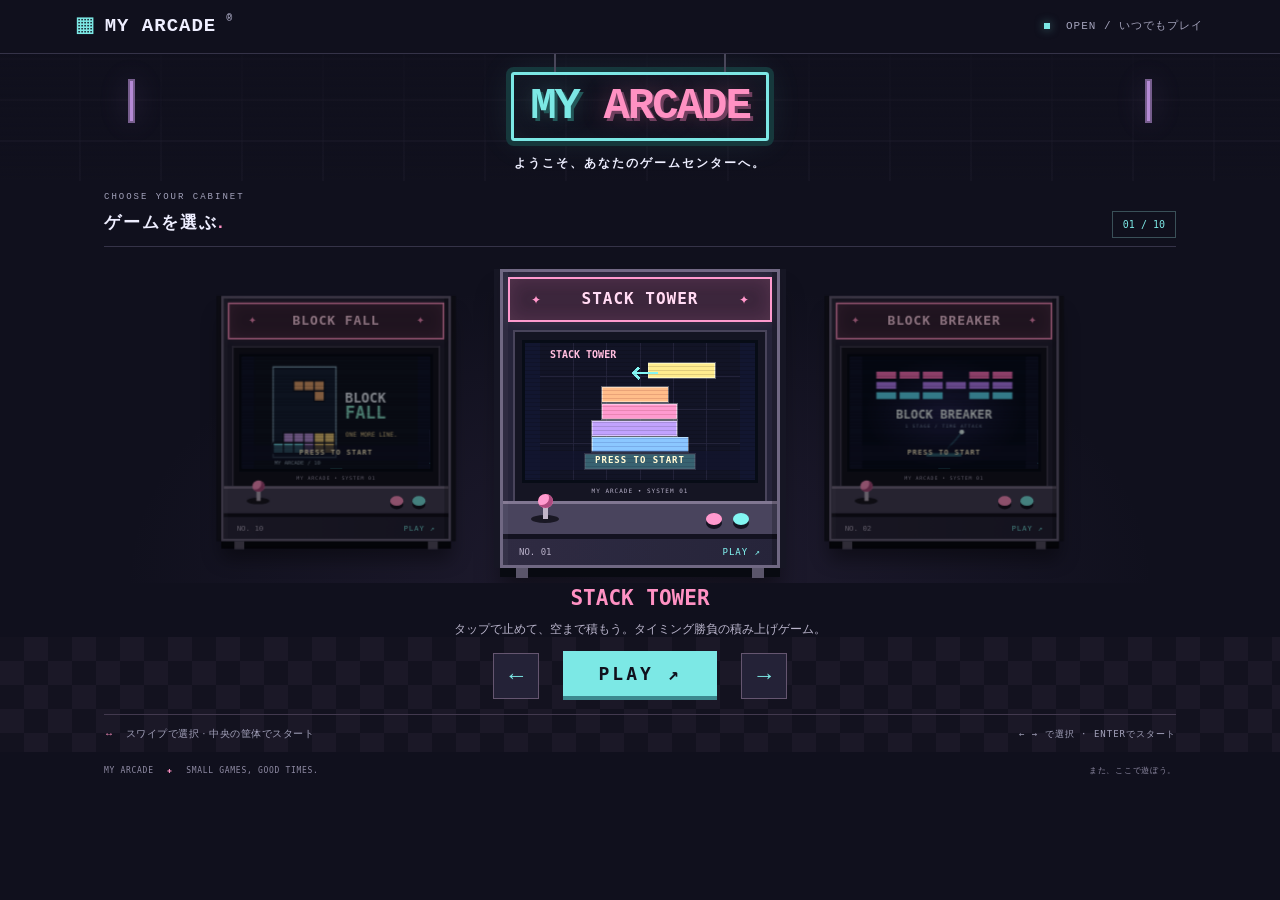
<file: index.html>
<!doctype html>
<html lang="ja">
<head>
  <meta charset="utf-8">
  <meta name="viewport" content="width=device-width, initial-scale=1">
  <meta name="theme-color" content="#10101d">
  <meta name="description" content="小さなゲームと出会う、ドット絵のWebゲームセンター。好きな筐体を選んで遊ぼう。">
  <title>MY ARCADE — 小さなゲームセンター</title>
  <link rel="stylesheet" href="./css/arcade.css">
  <script src="./js/arcade.js" defer></script>
</head>
<body class="arcade-home">
  <a class="skip-link" href="#games">ゲーム一覧へスキップ</a>
  <header class="site-header">
    <a class="brand" href="./index.html" aria-label="MY ARCADE ホーム"><span class="brand-icon" aria-hidden="true">▦</span> MY ARCADE<span class="brand-dot">®</span></a>
    <span class="open-sign"><span aria-hidden="true"></span> OPEN / いつでもプレイ</span>
  </header>

  <main>
    <section class="welcome" aria-labelledby="welcome-title">
      <div class="wall-light wall-light-left" aria-hidden="true"></div>
      <div class="wall-light wall-light-right" aria-hidden="true"></div>
      <p class="eyebrow">A LITTLE ESCAPE. A LITTLE PLAY.</p>
      <h1 id="welcome-title" class="neon-sign">MY <span>ARCADE</span></h1>
      <p class="welcome-copy">ようこそ、あなたのゲームセンターへ。</p>
      <p class="welcome-note">気になる筐体を選んで、ひとやすみ。</p>
      <div class="welcome-rule" aria-hidden="true"><span>✦</span></div>
    </section>

    <section id="games" class="arcade-room" aria-labelledby="games-title" tabindex="-1">
      <div class="section-heading">
        <div><p class="eyebrow">CHOOSE YOUR CABINET</p><h2 id="games-title">ゲームを選ぶ<span class="heading-dot">.</span></h2></div>
        <span id="game-count" class="game-count">LOADING…</span>
      </div>
      <p id="load-status" class="load-status" role="status" aria-live="polite">筐体の電源を入れています…</p>
      <div id="game-list" class="game-carousel" aria-busy="true" role="region" aria-roledescription="カルーセル" aria-label="ゲーム筐体"></div>
      <div id="game-selection" class="game-selection" hidden>
        <div class="selection-info" aria-live="polite" aria-atomic="true">
          <h3 id="selected-title"></h3>
          <p id="selected-description"></p>
        </div>
        <div class="selection-actions">
          <button id="previous-game" class="carousel-nav" type="button" aria-label="前のゲーム">←</button>
          <a id="play-game" class="primary-link">PLAY <span aria-hidden="true">↗</span></a>
          <button id="next-game" class="carousel-nav" type="button" aria-label="次のゲーム">→</button>
        </div>
      </div>
      <noscript><p class="load-status">ゲーム一覧を表示するには、JavaScriptを有効にしてください。</p></noscript>
      <div class="room-instructions"><span aria-hidden="true">↔</span> スワイプで選択 · 中央の筐体でスタート<span class="keyboard-note">← → で選択 · ENTERでスタート</span></div>
    </section>
  </main>

  <footer class="site-footer"><span>MY ARCADE <span class="footer-cross" aria-hidden="true">✚</span> SMALL GAMES, GOOD TIMES.</span><span>また、ここで遊ぼう。</span></footer>
</body>
</html>
</file>
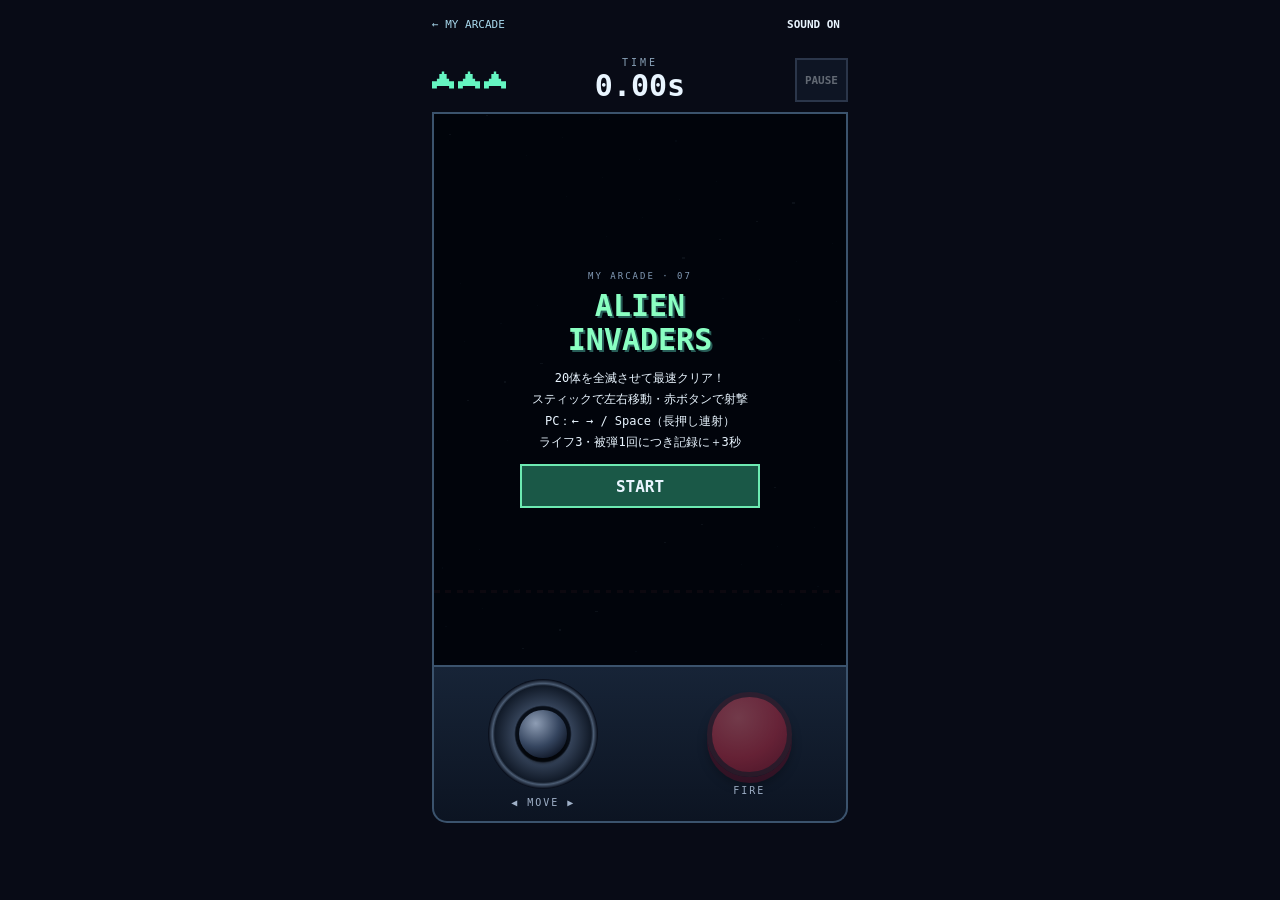
<file: games/alien-invaders/index.html>
<!doctype html>
<html lang="ja">
<head>
  <meta charset="utf-8">
  <meta name="viewport" content="width=device-width, initial-scale=1, viewport-fit=cover">
  <meta name="theme-color" content="#080b16">
  <title>ALIEN INVADERS | MY ARCADE</title>
  <link rel="stylesheet" href="./style.css">
  <script src="./model.js" defer></script>
  <script src="./game.js" defer></script>
</head>
<body>
  <main class="cabinet" aria-label="ALIEN INVADERS">
    <header><a href="../../index.html">← MY ARCADE</a><button id="restart" type="button" hidden>RESTART</button><button id="sound" type="button" aria-pressed="true">SOUND ON</button></header>
    <div class="hud">
      <div id="lives" aria-label="ライフ3"></div>
      <div class="clock"><span>TIME</span><output id="time">0.00s</output></div>
      <button id="pause" type="button" disabled>PAUSE</button>
    </div>
    <section class="playfield" aria-label="ゲームエリア">
      <canvas id="canvas" width="360" height="480" aria-label="左右に移動してエイリアン20体を撃破"></canvas>
      <div id="overlay">
        <div class="screen">
          <p class="eyebrow">MY ARCADE · 07</p>
          <h1 id="screen-title">ALIEN<br>INVADERS</h1>
          <p id="instructions">20体を全滅させて最速クリア！<br>スティックで左右移動・赤ボタンで射撃<br>PC：← → / Space（長押し連射）<br>ライフ3・被弾1回につき記録に＋3秒</p>
          <div id="results" hidden>
            <dl><div><dt>実測タイム</dt><dd id="raw-time"></dd></div><div><dt>ペナルティ</dt><dd id="penalty"></dd></div><div class="total"><dt>最終記録</dt><dd id="final-time"></dd></div><div><dt>BEST</dt><dd id="best"></dd></div></dl>
            <p id="new-best" hidden>NEW BEST!</p>
          </div>
          <button id="start" type="button">START</button>
          <button id="retry" type="button" hidden>RETRY</button>
          <a id="home" href="../../index.html" hidden>HOME — MY ARCADEへ戻る</a>
        </div>
      </div>
      <div id="pause-overlay" class="pause-overlay" hidden>
        <section class="pause-panel" aria-labelledby="pause-title">
          <h2 id="pause-title">PAUSED</h2>
          <button id="resume" type="button">RESUME</button>
          <a id="pause-home" href="../../index.html">HOME</a>
        </section>
      </div>
    </section>
    <section class="controls" aria-label="操作パネル">
      <div class="control"><div id="stick" role="group" aria-label="左右移動スティック"><div id="knob"></div></div><span>◀ MOVE ▶</span></div>
      <div class="control"><button id="fire" type="button" aria-label="射撃（長押しで連射）"></button><span>FIRE</span></div>
    </section>
  </main>
</body>
</html>
</file>
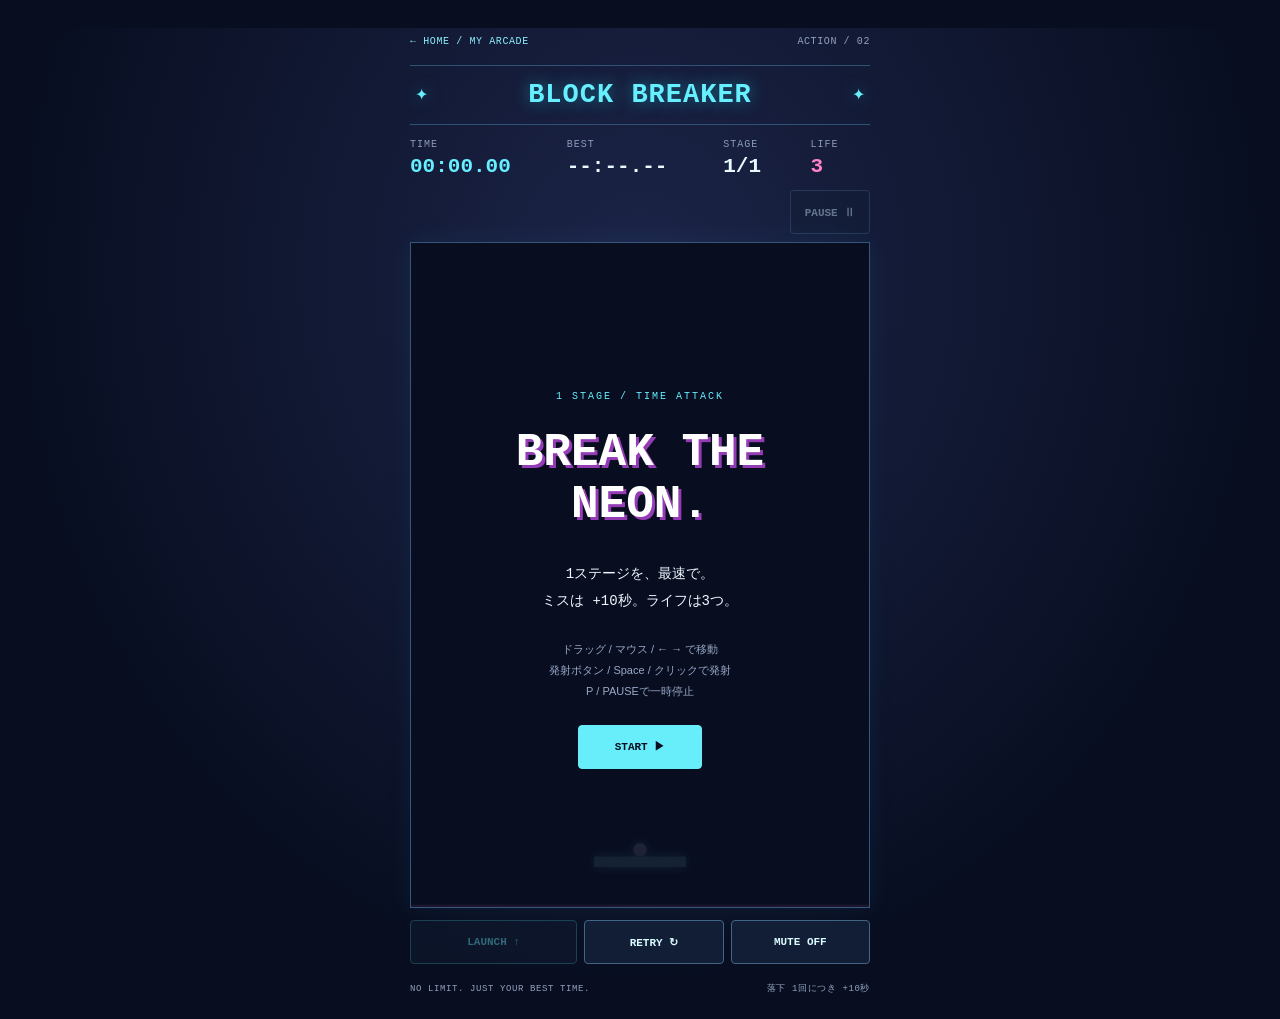
<file: games/block-breaker/index.html>
<!doctype html>
<html lang="ja">
<head>
  <meta charset="utf-8">
  <meta name="viewport" content="width=device-width, initial-scale=1, viewport-fit=cover">
  <meta name="theme-color" content="#080e20">
  <meta name="description" content="1ステージを最速で突破！ミスは10秒加算のネオンブロック崩し。">
  <title>BLOCK BREAKER — MY ARCADE</title>
  <link rel="stylesheet" href="./style.css">
  <script src="./model.js" defer></script>
  <script src="./game.js" defer></script>
</head>
<body>
<main class="cabinet">
  <header><a href="../../index.html">← HOME / MY ARCADE</a><span>ACTION / 02</span></header>
  <div class="marquee"><span>✦</span><h1>BLOCK BREAKER</h1><span>✦</span></div>
  <div class="hud">
    <div>TIME<strong id="time">00:00.00</strong></div><div>BEST<strong id="best">--:--.--</strong></div>
    <div>STAGE<strong id="stage">1/1</strong></div><div>LIFE<strong id="life">3</strong></div>
  </div>
  <div class="pause-controls"><button id="pause" type="button" disabled>PAUSE Ⅱ</button></div>
  <div class="arena">
    <canvas id="game" width="400" height="580" tabindex="0" aria-label="ブロック崩し。マウス・左右キー・ドラッグで移動。Spaceまたはクリックで発射。">Canvas対応ブラウザーが必要です。</canvas>
    <section class="overlay" id="overlay" aria-labelledby="screen-title">
      <p class="eyebrow" id="eyebrow">1 STAGE / TIME ATTACK</p>
      <h2 id="screen-title">BREAK THE<br>NEON.</h2>
      <p id="message">1ステージを、最速で。<br>ミスは +10秒。ライフは3つ。</p>
      <p class="hint" id="hint">ドラッグ / マウス / ← → で移動<br>発射ボタン / Space / クリックで発射<br>P / PAUSEで一時停止</p>
      <button id="action" type="button">START ▶</button>
      <a id="result-home" href="../../index.html" hidden>← MY ARCADEへ戻る</a>
    </section>
    <div id="pause-overlay" class="pause-overlay" hidden>
      <section class="pause-panel" aria-labelledby="pause-title">
        <h2 id="pause-title">PAUSED</h2>
        <button id="resume" type="button">RESUME</button>
        <a id="pause-home" href="../../index.html">HOME</a>
      </section>
    </div>
    <p id="feedback" aria-live="polite">READY — 発射してスタート</p>
  </div>
  <div class="controls">
    <button id="launch" type="button" disabled>LAUNCH ↑</button>
    <button id="retry" type="button">RETRY ↻</button>
    <button id="mute" type="button" aria-pressed="false">MUTE OFF</button>
  </div>
  <footer>NO LIMIT. JUST YOUR BEST TIME.<span>落下 1回につき +10秒</span></footer>
  <noscript>プレイするにはJavaScriptを有効にしてください。</noscript>
</main>
</body>
</html>
</file>
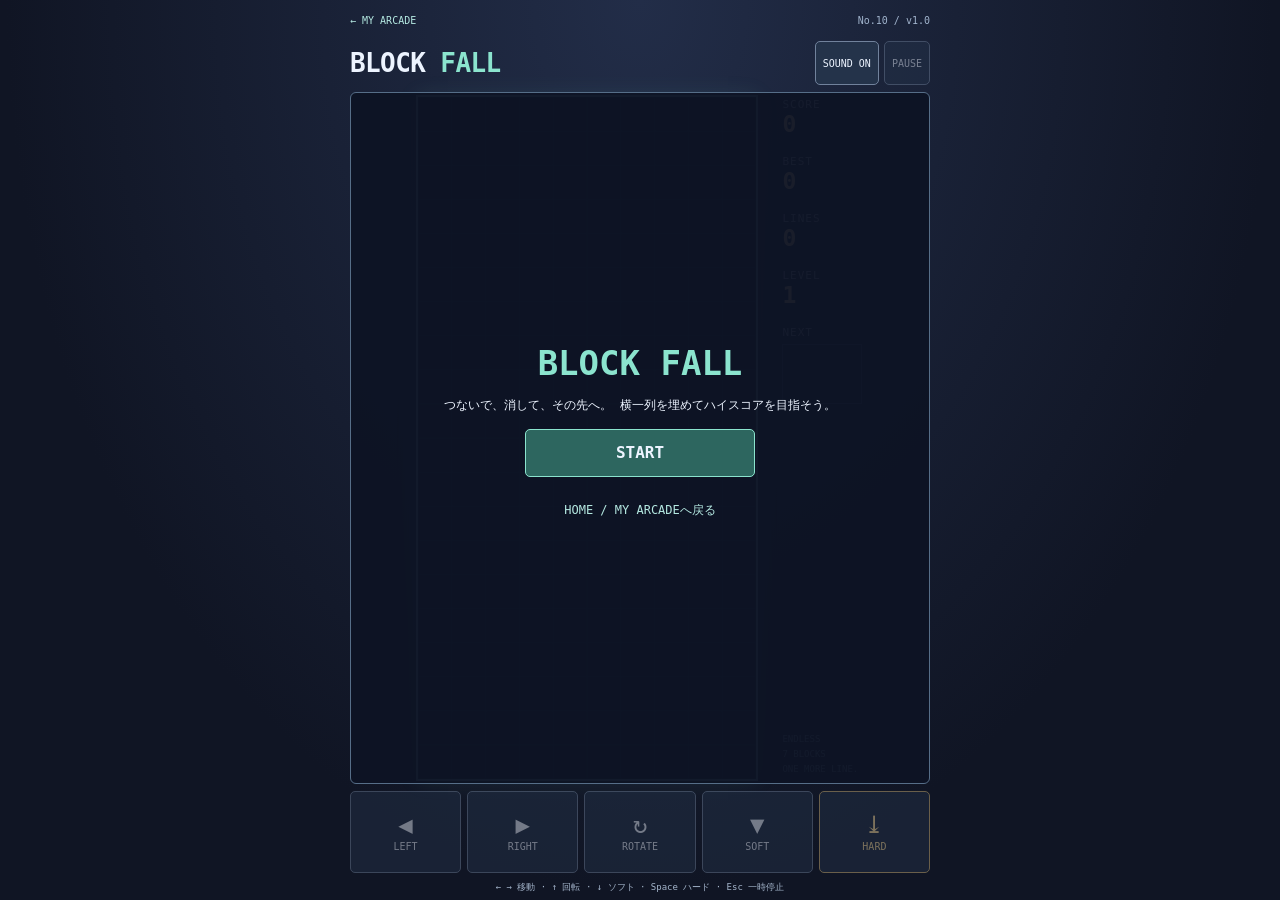
<file: games/block-fall/index.html>
<!doctype html>
<html lang="ja">
<head>
  <meta charset="utf-8">
  <meta name="viewport" content="width=device-width, initial-scale=1, viewport-fit=cover">
  <meta name="theme-color" content="#101524">
  <title>BLOCK FALL | MY ARCADE</title>
  <link rel="stylesheet" href="style.css">
  <script src="model.js" defer></script>
  <script src="game.js" defer></script>
</head>
<body>
  <main class="game-shell">
    <header><a href="../../index.html" class="home-top">← MY ARCADE</a><span>No.10 / v1.0</span></header>
    <div class="title-row"><h1>BLOCK <span>FALL</span></h1><div class="settings"><button id="sound" type="button" aria-pressed="true" aria-label="効果音の切り替え">SOUND ON</button><button id="pause" type="button" disabled>PAUSE</button></div></div>
    <section class="arena" aria-label="BLOCK FALL ゲーム画面">
      <div class="board-wrap"><canvas id="board" width="400" height="800" aria-label="10列20行の盤面"></canvas></div>
      <aside class="hud">
        <div><span>SCORE</span><strong id="score">0</strong></div>
        <div><span>BEST</span><strong id="best">0</strong></div>
        <div><span>LINES</span><strong id="lines">0</strong></div>
        <div><span>LEVEL</span><strong id="level">1</strong></div>
        <div class="next-box"><span>NEXT</span><canvas id="next" width="160" height="120" aria-label="次のブロック"></canvas></div>
        <p class="endless">ENDLESS<br>7 BLOCKS<br>ONE MORE LINE.</p>
      </aside>
      <div id="countdown" role="status" aria-live="polite" hidden>3</div>
      <section id="overlay" class="overlay" aria-labelledby="heading">
        <h2 id="heading">BLOCK FALL</h2>
        <p id="message">つないで、消して、その先へ。<br>横一列を埋めてハイスコアを目指そう。</p>
        <p id="results" hidden></p>
        <button id="start" type="button">START</button>
        <button id="retry" type="button" hidden>RETRY</button>
        <a id="home" href="../../index.html">HOME / MY ARCADEへ戻る</a>
      </section>
      <div id="pause-overlay" hidden>
        <section class="pause-panel" aria-labelledby="pause-title">
          <h2 id="pause-title">PAUSED</h2>
          <button id="resume" type="button">RESUME</button>
          <a id="pause-home" href="../../index.html">HOME</a>
        </section>
      </div>
    </section>
    <nav class="controls" aria-label="ゲーム操作">
      <button type="button" data-action="left" aria-label="左へ移動"><b>◀</b>LEFT</button>
      <button type="button" data-action="right" aria-label="右へ移動"><b>▶</b>RIGHT</button>
      <button type="button" data-action="rotate" aria-label="時計回りに90度回転"><b>↻</b>ROTATE</button>
      <button type="button" data-action="soft" aria-label="長押しでソフトドロップ"><b>▼</b>SOFT</button>
      <button type="button" data-action="hard" aria-label="ハードドロップ"><b>⤓</b>HARD</button>
    </nav>
    <p class="help">← → 移動 · ↑ 回転 · ↓ ソフト · Space ハード · Esc 一時停止</p>
  </main>
</body>
</html>
</file>
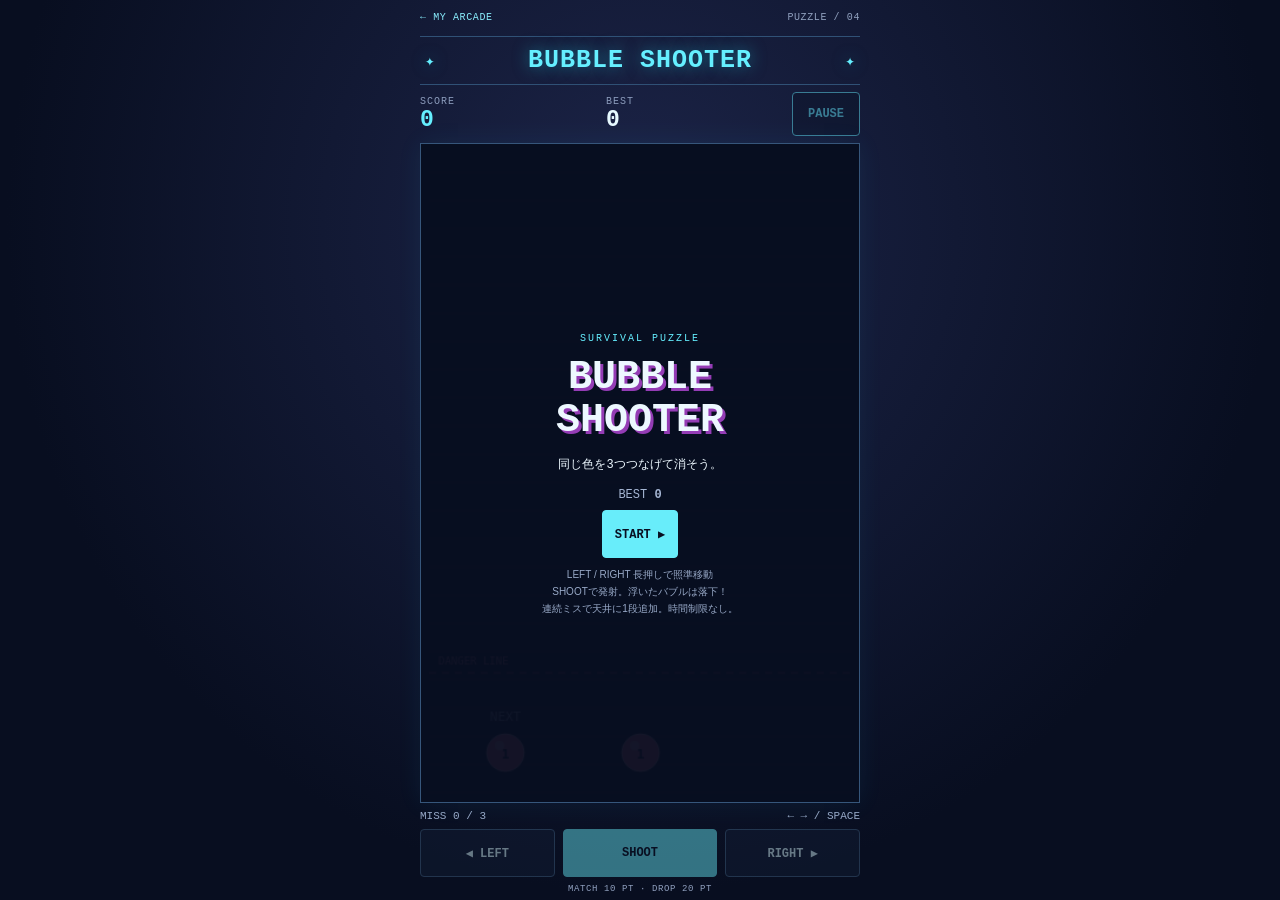
<file: games/bubble-shooter/index.html>
<!doctype html>
<html lang="ja">
<head>
  <meta charset="utf-8">
  <meta name="viewport" content="width=device-width, initial-scale=1, viewport-fit=cover">
  <meta name="theme-color" content="#080e20">
  <meta name="description" content="同じ色を3つつなげて消す、時間制限なしのサバイバル型バブルシューティング。">
  <title>BUBBLE SHOOTER — MY ARCADE</title>
  <link rel="stylesheet" href="./style.css">
  <script src="./model.js" defer></script>
  <script src="./game.js" defer></script>
</head>
<body>
<main class="cabinet">
  <header><a href="../../index.html">← MY ARCADE</a><span>PUZZLE / 04</span></header>
  <div class="marquee"><span>✦</span><h1>BUBBLE SHOOTER</h1><span>✦</span></div>
  <div class="hud"><div>SCORE<strong id="score">0</strong></div><div>BEST<strong id="best">0</strong></div><button id="pause" type="button" disabled>PAUSE</button></div>
  <div class="arena">
    <canvas id="game" tabindex="-1" width="360" height="560" role="img" aria-label="バブル盤面。LEFT・RIGHTで照準を動かし、SHOOTで発射。"></canvas>
    <section class="overlay" id="overlay" aria-labelledby="screen-title">
      <p class="eyebrow">SURVIVAL PUZZLE</p><h2 id="screen-title">BUBBLE<br>SHOOTER</h2>
      <p id="message">同じ色を3つつなげて消そう。</p>
      <p class="record">BEST <strong id="result-best">0</strong></p>
      <button id="start" type="button">START ▶</button>
      <div id="result-actions" hidden><button id="retry" type="button">RETRY ↻</button><a class="button" id="home" href="../../index.html">HOME — MY ARCADEへ戻る</a></div>
      <p class="hint" id="hint">LEFT / RIGHT 長押しで照準移動<br>SHOOTで発射。浮いたバブルは落下！<br>連続ミスで天井に1段追加。時間制限なし。</p>
    </section>
    <section class="pause-overlay" id="pause-overlay" aria-labelledby="pause-title" hidden>
      <div class="pause-panel">
        <h2 id="pause-title">PAUSED</h2>
        <button id="resume" type="button">RESUME</button>
        <a class="button" id="pause-home" href="../../index.html">HOME</a>
      </div>
    </section>
  </div>
  <p class="instructions"><span id="misses">MISS 0 / 3</span><span>← → / SPACE</span></p>
  <div class="controls"><button id="left" type="button" aria-label="LEFT 照準を左へ">◀ LEFT</button><button id="shoot" type="button">SHOOT</button><button id="right" type="button" aria-label="RIGHT 照準を右へ">RIGHT ▶</button></div>
  <footer>MATCH 10 PT · DROP 20 PT</footer>
  <p class="sr-only" id="status" aria-live="polite"></p>
  <noscript>プレイするにはJavaScriptを有効にしてください。</noscript>
</main>
</body>
</html>
</file>
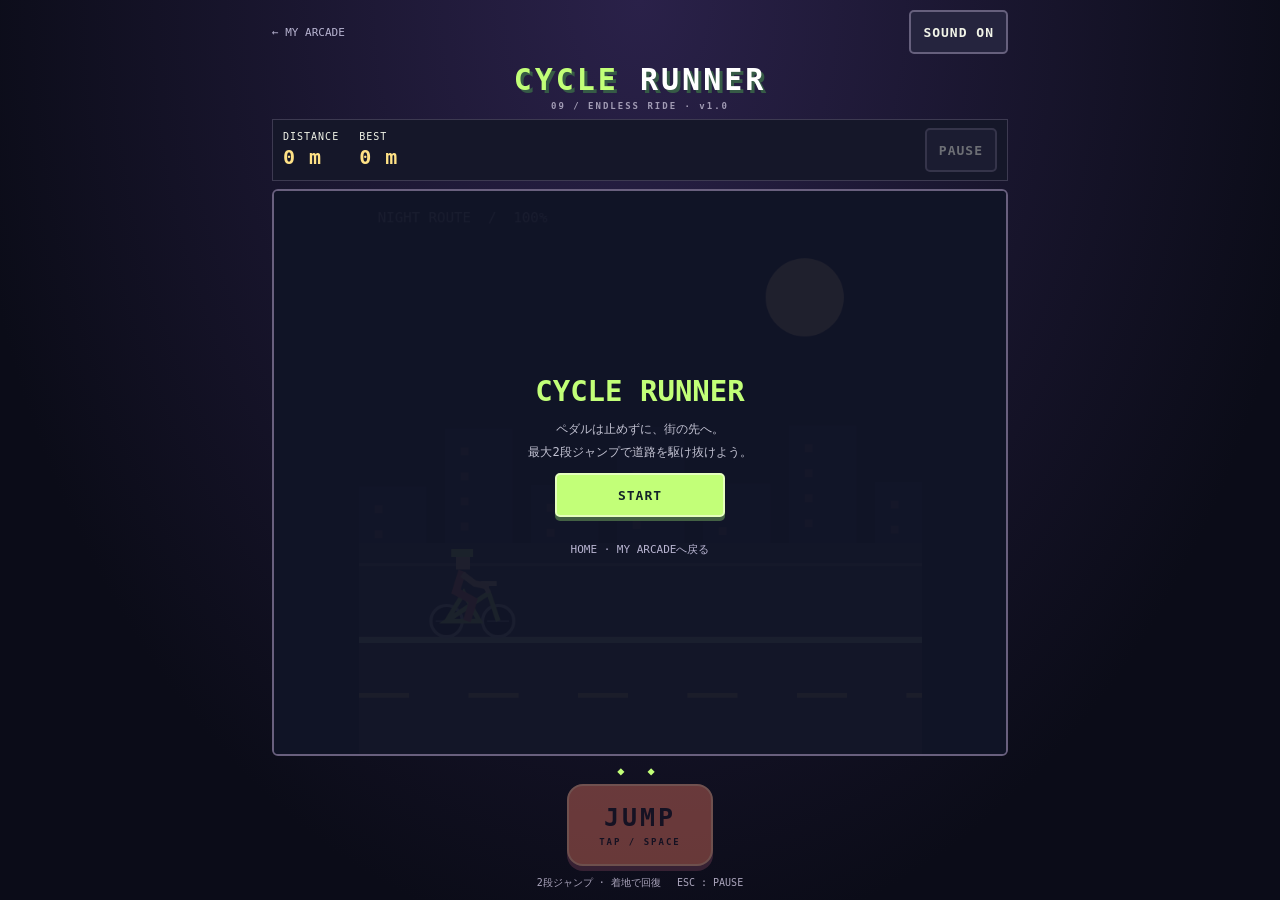
<file: games/cycle-runner/index.html>
<!doctype html>
<html lang="ja"><head><meta charset="utf-8"><meta name="viewport" content="width=device-width, initial-scale=1, viewport-fit=cover"><meta name="theme-color" content="#101225"><title>CYCLE RUNNER | MY ARCADE</title><link rel="stylesheet" href="style.css"><script defer src="model.js"></script><script defer src="game.js"></script></head>
<body><main class="cabinet"><header><a href="../../index.html">← MY ARCADE</a><button id="sound" aria-pressed="true">SOUND ON</button></header><h1>CYCLE <span>RUNNER</span><small>09 / ENDLESS RIDE · v1.0</small></h1><div class="hud"><div>DISTANCE<strong id="distance">0 m</strong></div><div>BEST<strong id="best">0 m</strong></div><button id="pause" disabled>PAUSE</button></div><section class="stage" aria-label="ゲーム画面"><canvas width="720" height="720" aria-label="自転車で障害物と穴をジャンプして避けるゲーム"></canvas><div id="overlay"><h2 id="heading">CYCLE RUNNER</h2><p id="message">ペダルは止めずに、街の先へ。<br>最大2段ジャンプで道路を駆け抜けよう。</p><p id="results" hidden></p><button id="start">START</button><button id="retry" hidden>RETRY</button><a id="home" href="../../index.html">HOME · MY ARCADEへ戻る</a></div><div id="pause-overlay" hidden><section class="pause-panel" aria-labelledby="pause-title"><h2 id="pause-title">PAUSED</h2><button id="resume" type="button">RESUME</button><a id="pause-home" href="../../index.html">HOME</a></section></div><div id="countdown" role="status" aria-live="polite" hidden></div></section><footer><div class="jump-lights" aria-hidden="true">◆ ◆</div><button id="jump" disabled>JUMP<span>TAP / SPACE</span></button><p>2段ジャンプ · 着地で回復 <span>ESC : PAUSE</span></p></footer></main></body></html>
</file>
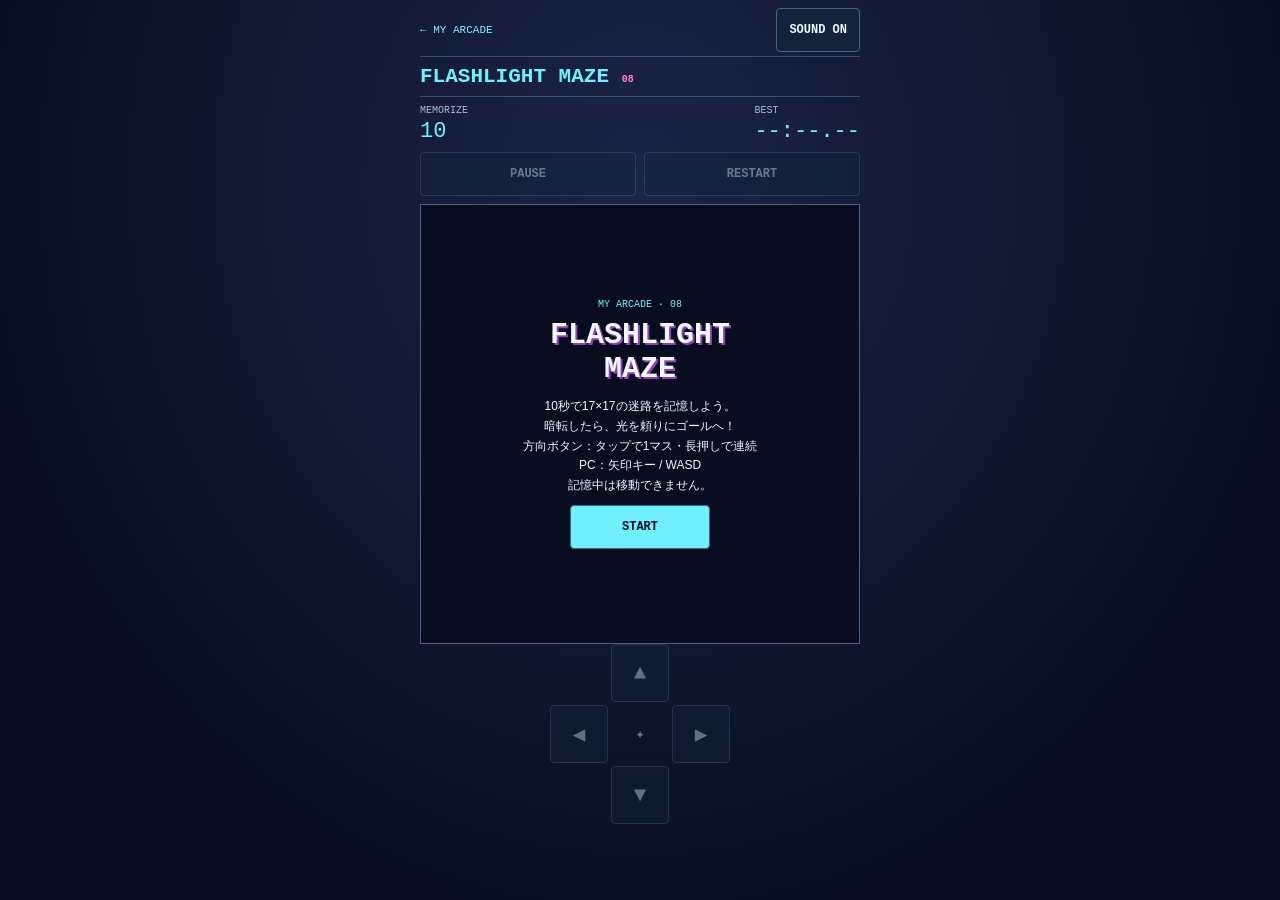
<file: games/flashlight-maze/index.html>
<!doctype html>
<html lang="ja">
<head>
  <meta charset="utf-8">
  <meta name="viewport" content="width=device-width, initial-scale=1, viewport-fit=cover">
  <meta name="theme-color" content="#080e20">
  <title>FLASHLIGHT MAZE | MY ARCADE</title>
  <link rel="stylesheet" href="./style.css">
  <script src="./model.js" defer></script><script src="./game.js" defer></script>
</head>
<body>
<main class="cabinet">
  <header><a href="../../index.html">← MY ARCADE</a><button id="sound" type="button" aria-pressed="true">SOUND ON</button></header>
  <h1>FLASHLIGHT MAZE <small>08</small></h1>
  <div class="hud"><div><span id="phase">MEMORIZE</span><output id="time">10</output></div><div><span>BEST</span><output id="best">--:--.--</output></div></div>
  <div class="actions"><button id="pause" type="button" disabled>PAUSE</button><button id="restart" type="button" disabled>RESTART</button></div>
  <section class="arena" aria-label="迷路">
    <canvas id="canvas" width="520" height="520" aria-label="水色の丸がプレイヤー、ピンクのGがゴール"></canvas>
    <div id="overlay">
      <p class="eyebrow">MY ARCADE · 08</p><h2 id="screen-title">FLASHLIGHT<br>MAZE</h2>
      <p id="message">10秒で17×17の迷路を記憶しよう。<br>暗転したら、光を頼りにゴールへ！<br>方向ボタン：タップで1マス・長押しで連続<br>PC：矢印キー / WASD<br>記憶中は移動できません。</p>
      <div id="results" hidden><p>TIME <strong id="final-time"></strong></p><p>BEST <strong id="final-best"></strong></p></div>
      <button id="start" type="button">START</button>
      <button id="retry" type="button" hidden>RETRY</button><a id="home" href="../../index.html" hidden>HOME — MY ARCADEへ戻る</a>
    </div>
    <div id="pause-overlay" class="pause-overlay" hidden>
      <section class="pause-panel" aria-labelledby="pause-title">
        <h2 id="pause-title">PAUSED</h2>
        <button id="resume" type="button">RESUME</button>
        <a id="pause-home" href="../../index.html">HOME</a>
      </section>
    </div>
  </section>
  <section class="dpad" aria-label="移動方向">
    <button id="up" data-direction="up" type="button" aria-label="上に移動">▲</button>
    <button id="left" data-direction="left" type="button" aria-label="左に移動">◀</button>
    <span aria-hidden="true">✦</span><button id="right" data-direction="right" type="button" aria-label="右に移動">▶</button>
    <button id="down" data-direction="down" type="button" aria-label="下に移動">▼</button>
  </section>
  <div id="result-slot" hidden></div>
  <p id="status" role="status" class="sr-only"></p>
</main>
</body>
</html>
</file>
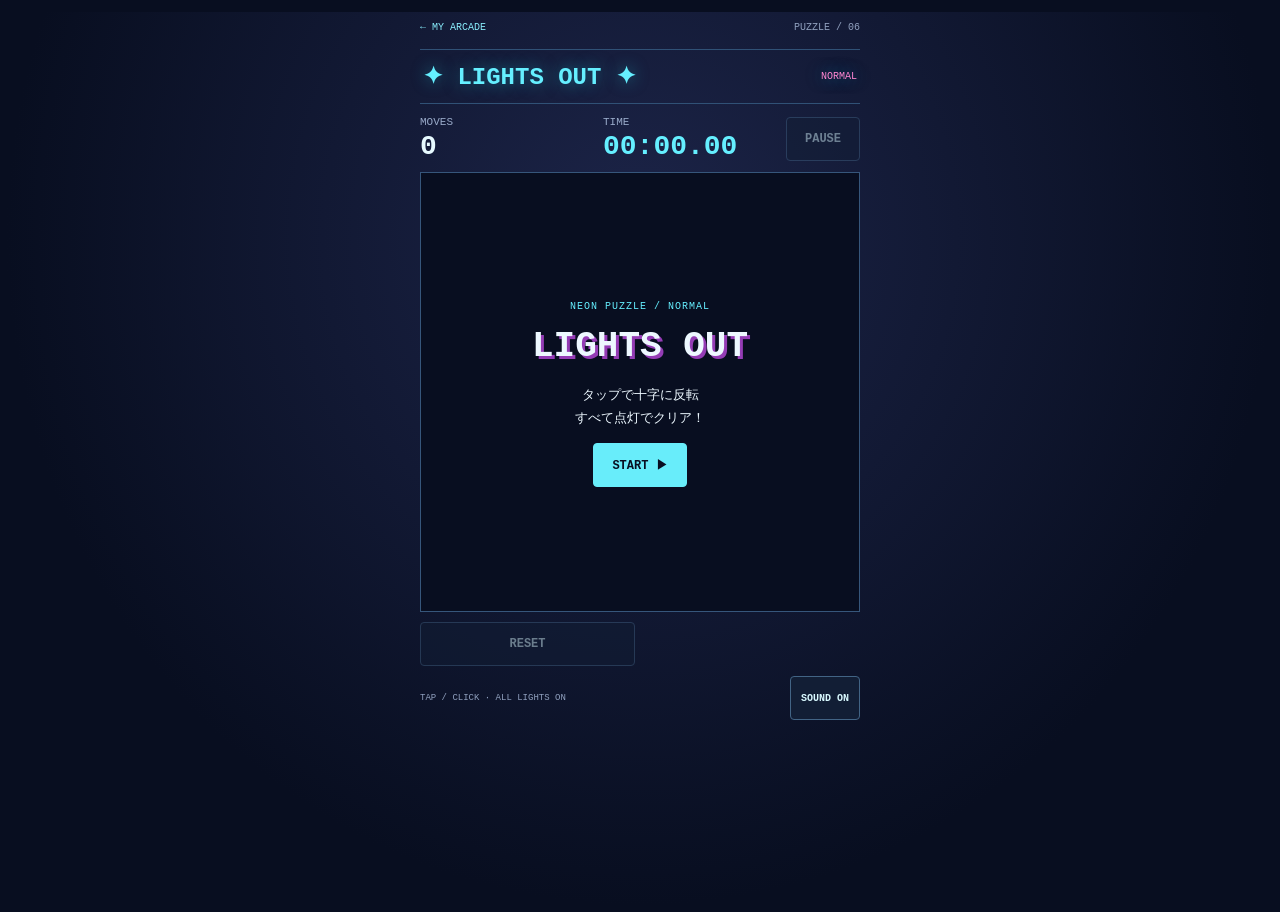
<file: games/lights-out/index.html>
<!doctype html>
<html lang="ja">
<head>
  <meta charset="utf-8">
  <meta name="viewport" content="width=device-width, initial-scale=1, viewport-fit=cover">
  <meta name="theme-color" content="#080e20">
  <meta name="description" content="タップで十字に反転。25マスすべてを点灯させるネオンパズル。">
  <title>LIGHTS OUT — MY ARCADE</title>
  <link rel="stylesheet" href="./style.css">
  <script src="./model.js" defer></script>
  <script src="./game.js" defer></script>
</head>
<body>
<main class="cabinet">
  <header><a href="../../index.html">← MY ARCADE</a><span>PUZZLE / 06</span></header>
  <div class="marquee"><h1>✦ LIGHTS OUT ✦</h1><span>NORMAL</span></div>
  <div class="hud"><span>MOVES<strong id="moves">0</strong></span><span>TIME<strong id="time">00:00.00</strong></span><button id="pause" disabled>PAUSE</button></div>
  <div class="arena">
    <div id="board" aria-label="5×5のライト盤面"></div>
    <section class="overlay" id="overlay" aria-labelledby="screen-title">
      <p class="eyebrow">NEON PUZZLE / NORMAL</p>
      <h2 id="screen-title">LIGHTS OUT</h2>
      <p id="message">タップで十字に反転<br>すべて点灯でクリア！</p>
      <div id="results" hidden>
        <p>MOVES <strong id="final-moves"></strong> / BEST <strong id="best-moves"></strong><small id="moves-record"></small></p>
        <p>TIME <strong id="final-time"></strong><br>BEST <strong id="best-time"></strong><small id="time-record"></small></p>
      </div>
      <button id="start">START ▶</button>
      <div id="result-actions" hidden><button id="retry">RETRY ↻</button><a class="button" id="home" href="../../index.html">HOME — MY ARCADEへ戻る</a></div>
    </section>
    <section class="pause-overlay" id="pause-overlay" aria-labelledby="pause-title" hidden>
      <div class="pause-panel">
        <h2 id="pause-title">PAUSED</h2>
        <button id="resume">RESUME</button>
        <a class="button" id="pause-home" href="../../index.html">HOME</a>
      </div>
    </section>
  </div>
  <div class="controls"><button id="reset" disabled>RESET</button></div>
  <footer><span>TAP / CLICK · ALL LIGHTS ON</span><button id="sound" aria-pressed="true">SOUND ON</button></footer>
  <p class="sr-only" id="status" aria-live="polite"></p>
  <noscript>プレイするにはJavaScriptを有効にしてください。</noscript>
</main>
</body>
</html>
</file>
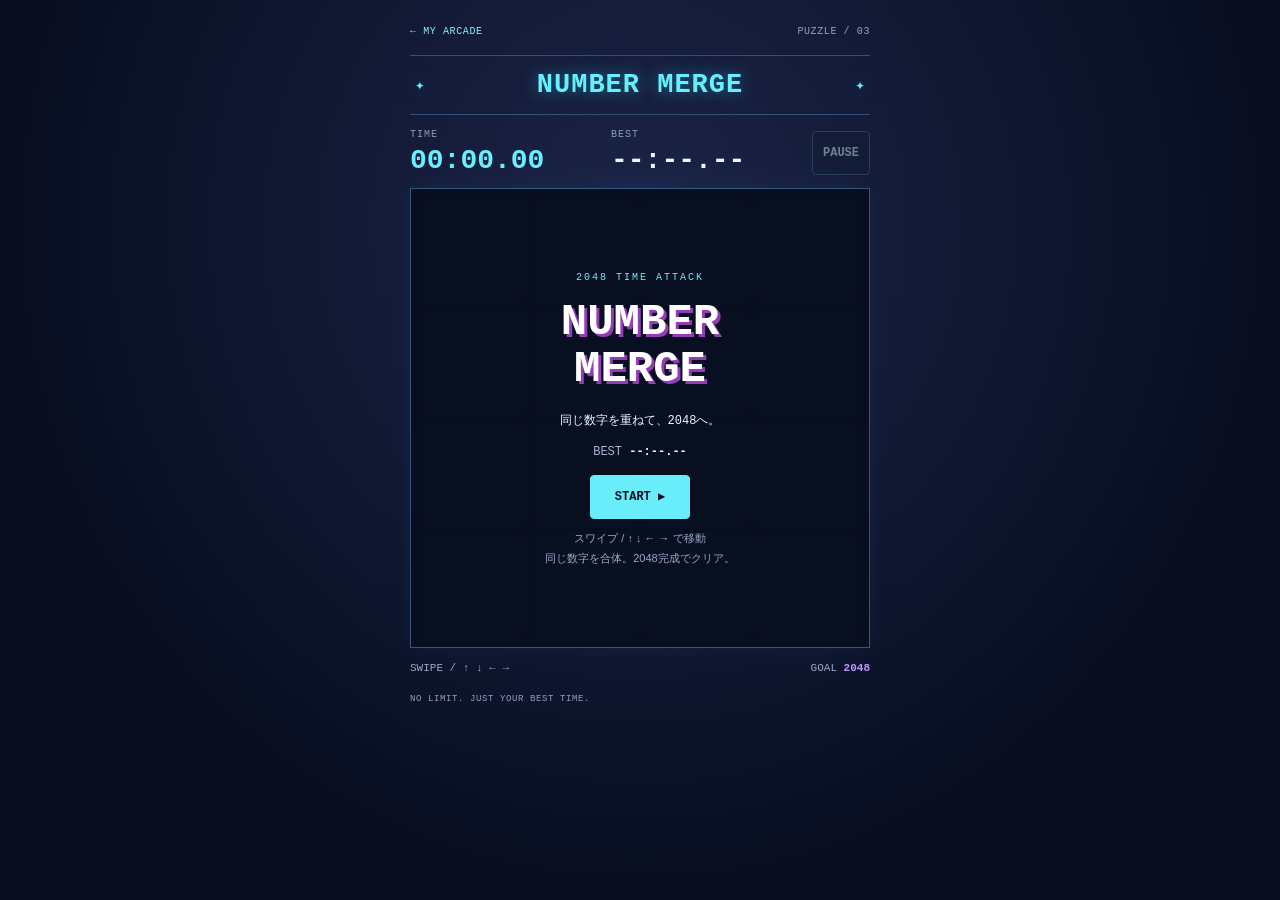
<file: games/number-merge/index.html>
<!doctype html>
<html lang="ja">
<head>
  <meta charset="utf-8">
  <meta name="viewport" content="width=device-width, initial-scale=1, viewport-fit=cover">
  <meta name="theme-color" content="#080e20">
  <meta name="description" content="数字を合体して2048へ。最速クリアを目指すネオン数字パズル。">
  <title>NUMBER MERGE — MY ARCADE</title>
  <link rel="stylesheet" href="./style.css">
  <script src="./model.js" defer></script>
  <script src="./game.js" defer></script>
</head>
<body>
<main class="cabinet">
  <header><a href="../../index.html">← MY ARCADE</a><span>PUZZLE / 03</span></header>
  <div class="marquee"><span>✦</span><h1>NUMBER MERGE</h1><span>✦</span></div>
  <div class="hud">
    <div>TIME<strong id="time">00:00.00</strong></div>
    <div>BEST<strong id="best">--:--.--</strong></div>
    <button id="pause" type="button" disabled>PAUSE</button>
  </div>
  <div class="arena">
    <div id="board" tabindex="0" role="group" aria-label="4×4の盤面。矢印キーまたはスワイプで操作。"></div>
    <section class="overlay" id="overlay" aria-labelledby="screen-title">
      <p class="eyebrow">2048 TIME ATTACK</p>
      <h2 id="screen-title">NUMBER<br>MERGE</h2>
      <p id="message">同じ数字を重ねて、2048へ。</p>
      <p class="record">BEST <strong id="start-best">--:--.--</strong></p>
      <p id="new-best" hidden>NEW BEST! 自己ベスト更新</p>
      <button id="start" type="button">START ▶</button>
      <div class="result-actions" id="result-actions" hidden>
        <button id="retry" type="button">RETRY ↻</button>
        <a class="button" id="home" href="../../index.html">HOME</a>
      </div>
      <p class="hint" id="hint">スワイプ / ↑ ↓ ← → で移動<br>同じ数字を合体。2048完成でクリア。</p>
    </section>
    <section class="pause-overlay" id="pause-overlay" aria-labelledby="pause-title" hidden>
      <div class="pause-panel">
        <h2 id="pause-title">PAUSED</h2>
        <button id="resume" type="button">RESUME</button>
        <a class="button" id="pause-home" href="../../index.html">HOME</a>
      </div>
    </section>
  </div>
  <p class="instructions">SWIPE / ↑ ↓ ← → <span>GOAL <b>2048</b></span></p>
  <footer>NO LIMIT. JUST YOUR BEST TIME.</footer>
  <p class="sr-only" id="status" aria-live="polite"></p>
  <noscript>プレイするにはJavaScriptを有効にしてください。</noscript>
</main>
</body>
</html>
</file>
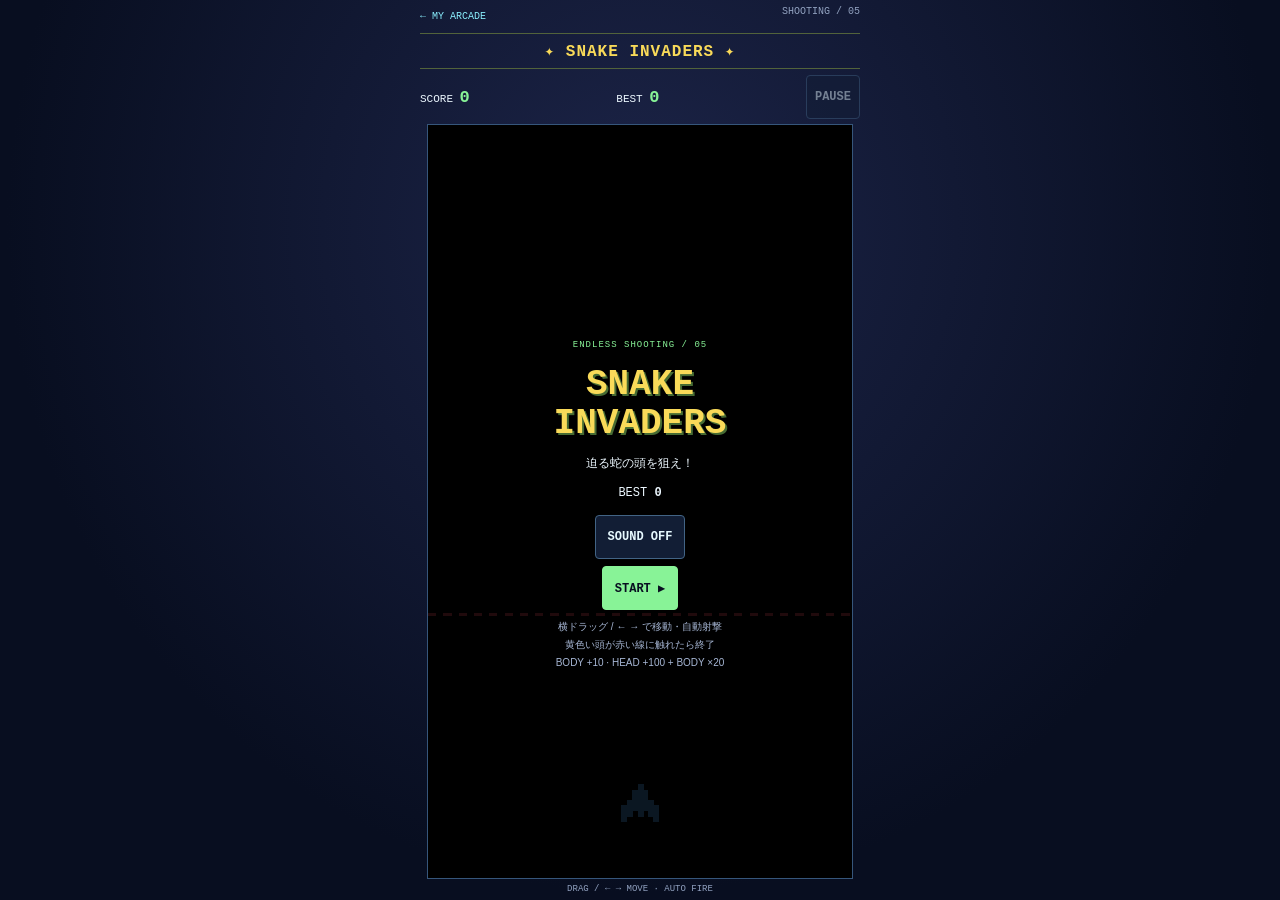
<file: games/snake-invaders/index.html>
<!doctype html>
<html lang="ja">
<head>
  <meta charset="utf-8">
  <meta name="viewport" content="width=device-width, initial-scale=1, viewport-fit=cover">
  <meta name="theme-color" content="#080e20">
  <meta name="description" content="迫る蛇を撃ち落とせ。左右移動と自動射撃で挑むエンドレス・レトロシューティング。">
  <title>SNAKE INVADERS — MY ARCADE</title>
  <link rel="stylesheet" href="./style.css">
  <script src="./model.js" defer></script>
  <script src="./game.js" defer></script>
</head>
<body>
<main class="cabinet">
  <header><a href="../../index.html">← MY ARCADE</a><span>SHOOTING / 05</span></header>
  <div class="marquee">✦ SNAKE INVADERS ✦</div>
  <div class="hud"><span>SCORE <strong id="score">0</strong></span><span>BEST <strong id="best">0</strong></span><button id="pause" disabled>PAUSE</button></div>
  <div class="field-wrap"><div class="arena">
    <canvas id="game" width="360" height="640" role="img" aria-label="蛇を撃つゲーム。左右キー、または横ドラッグで宇宙船を操作。射撃は自動。"></canvas>
    <section class="overlay" id="overlay" aria-labelledby="screen-title">
      <p class="eyebrow">ENDLESS SHOOTING / 05</p>
      <h1 id="screen-title">SNAKE<br>INVADERS</h1>
      <p id="message">迫る蛇の頭を狙え！</p>
      <p class="record" id="result-score" hidden></p>
      <p class="record">BEST <strong id="result-best">0</strong></p>
      <button id="sound" aria-pressed="false">SOUND OFF</button>
      <button id="start">START ▶</button>
      <div id="result-actions" hidden><button id="retry">RETRY ↻</button><a class="button" id="home" href="../../index.html">HOME — MY ARCADEへ戻る</a></div>
      <p id="hint">横ドラッグ / ← → で移動・自動射撃<br>黄色い頭が赤い線に触れたら終了<br>BODY +10 · HEAD +100 + BODY ×20</p>
    </section>
    <section class="pause-overlay" id="pause-overlay" aria-labelledby="pause-title" hidden>
      <div class="pause-panel">
        <h2 id="pause-title">PAUSED</h2>
        <button id="resume">RESUME</button>
        <a class="button" id="pause-home" href="../../index.html">HOME</a>
      </div>
    </section>
  </div></div>
  <footer>DRAG / ← → MOVE · AUTO FIRE</footer>
  <p class="sr-only" id="status" aria-live="polite"></p>
  <noscript>プレイするにはJavaScriptを有効にしてください。</noscript>
</main>
</body>
</html>
</file>
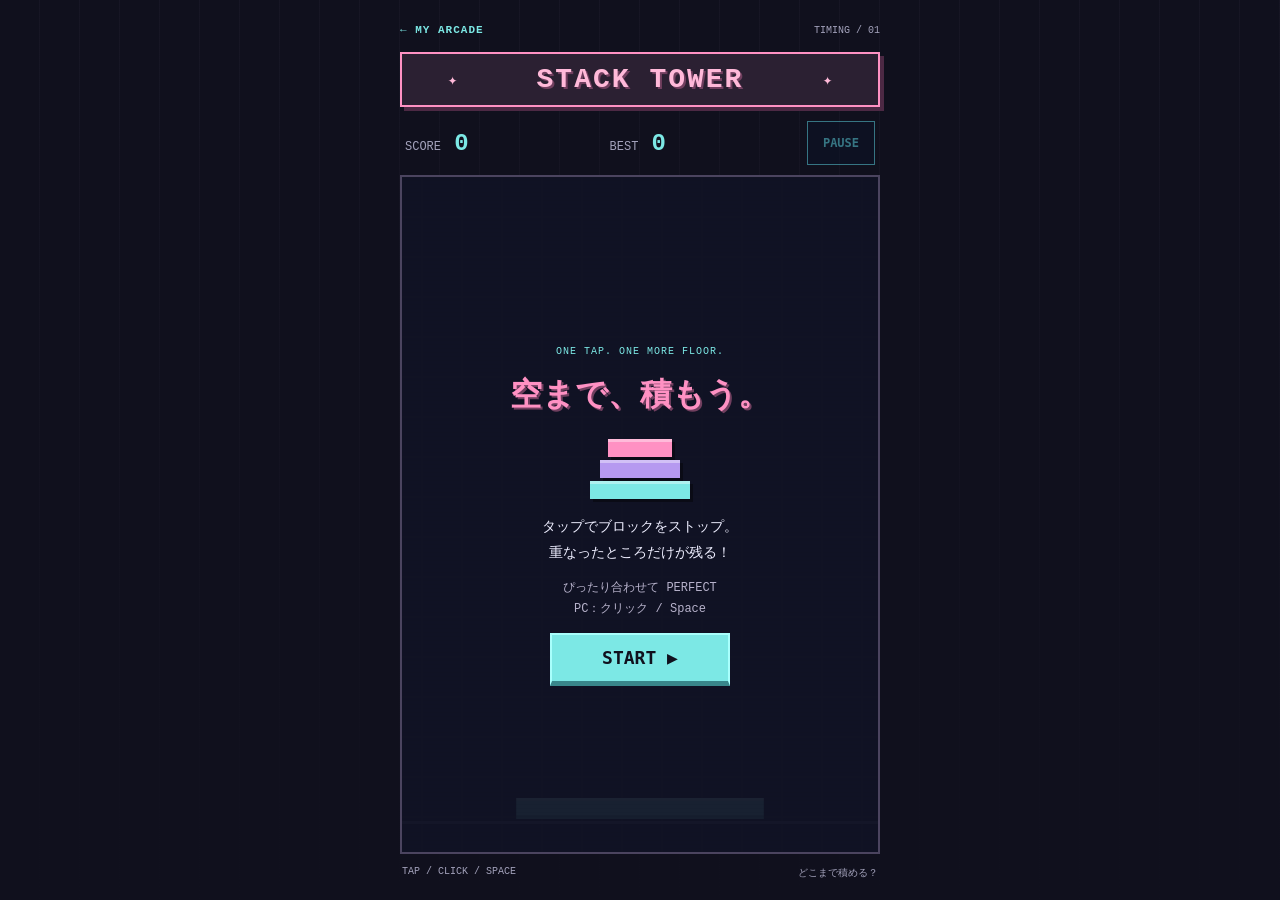
<file: games/stack-tower/index.html>
<!doctype html>
<html lang="ja">
<head>
  <meta charset="utf-8">
  <meta name="viewport" content="width=device-width, initial-scale=1, viewport-fit=cover">
  <meta name="theme-color" content="#10101d">
  <meta name="description" content="タイミングを合わせてブロックを積もう。タップで遊べるSTACK TOWER。">
  <title>STACK TOWER — MY ARCADE</title>
  <link rel="stylesheet" href="./style.css">
  <script src="./model.js" defer></script>
  <script src="./game.js" defer></script>
</head>
<body>
  <main class="cabinet">
    <header><a href="../../index.html" class="home">← MY ARCADE</a><span class="tag">TIMING / 01</span></header>
    <div class="marquee"><span aria-hidden="true">✦</span><h1>STACK TOWER</h1><span aria-hidden="true">✦</span></div>
    <div class="hud"><div>SCORE <strong id="score">0</strong></div><div>BEST <strong id="best">0</strong></div><button id="pause" type="button" disabled>PAUSE</button></div>
    <div class="stage" id="stage">
      <canvas id="game" tabindex="0" aria-label="積み上げエリア。タップ、クリック、Spaceキーでブロックを設置。">Canvasに対応したブラウザーでプレイしてください。</canvas>
      <section class="overlay" id="start-screen" aria-labelledby="start-title">
        <p class="eyebrow">ONE TAP. ONE MORE FLOOR.</p>
        <h2 id="start-title">空まで、積もう。</h2>
        <div class="tower-icon" aria-hidden="true"><i></i><i></i><i></i></div>
        <p>タップでブロックをストップ。<br>重なったところだけが残る！</p>
        <p class="hint">ぴったり合わせて PERFECT<br>PC：クリック / Space</p>
        <button id="start" type="button">START <span aria-hidden="true">▶</span></button>
      </section>
      <section class="overlay" id="over-screen" aria-labelledby="over-title" hidden>
        <p class="eyebrow">THANKS FOR STACKING</p>
        <h2 id="over-title">GAME OVER</h2>
        <p class="result-label">FINAL SCORE</p><strong class="result" id="final-score">0</strong>
        <p class="hint">BEST <span id="final-best">0</span></p>
        <button id="retry" type="button">RETRY <span aria-hidden="true">↻</span></button>
        <a class="return" href="../../index.html">← MY ARCADEへ戻る</a>
      </section>
      <section class="pause-overlay" id="pause-overlay" aria-labelledby="pause-title" hidden>
        <div class="pause-panel">
          <h2 id="pause-title">PAUSED</h2>
          <button id="resume" type="button">RESUME</button>
          <a id="pause-home" href="../../index.html">HOME</a>
        </div>
      </section>
      <p id="feedback" class="feedback" aria-live="polite"></p>
    </div>
    <footer>TAP / CLICK / SPACE <span>どこまで積める？</span></footer>
    <noscript>プレイするにはJavaScriptを有効にしてください。</noscript>
  </main>
</body>
</html>
</file>
<file: css/arcade.css>
/* All artwork and typography are local: no fonts, libraries or image services. */
:root { color-scheme: dark; --bg: #10101d; --text: #eeeeff; --muted: #a3a2bb; --cyan: #7ce8e5; --pink: #ff91c3; --line: #353348; }
* { box-sizing: border-box; }
html { min-width: 280px; }
body { margin: 0; background: var(--bg); color: var(--text); font-family: "Segoe UI", "Yu Gothic", Meiryo, sans-serif; font-size: 14px; line-height: 1.7; }
a { color: inherit; text-decoration: none; }
a:focus-visible { outline: 3px solid #fff8b8; outline-offset: 7px; }
.skip-link { position: fixed; top: -100px; left: 20px; z-index: 10; padding: 10px 20px; background: var(--cyan); color: var(--bg); }
.skip-link:focus { top: 12px; }
.site-header { max-width: 1280px; margin: auto; min-height: 86px; padding: 0 6%; display: flex; align-items: center; justify-content: space-between; gap: 20px; border-bottom: 1px solid var(--line); }
.brand { display: inline-flex; align-items: center; gap: 10px; font-family: Consolas, "Courier New", monospace; font-size: 19px; font-weight: 900; letter-spacing: 1px; white-space: nowrap; }
.brand-icon { color: var(--cyan); font-size: 28px; line-height: 1; }
.brand-dot { align-self: flex-start; font-size: 10px; color: var(--muted); }
.open-sign { color: var(--muted); font: 11px/1.6 Consolas, "Courier New", Meiryo, monospace; letter-spacing: 1px; }
.open-sign > span { display: inline-block; width: 6px; height: 6px; background: var(--cyan); margin-right: 8px; box-shadow: 0 0 10px #7ce8e580; }
.welcome { position: relative; overflow: hidden; text-align: center; padding: 65px 24px 26px; background-image: linear-gradient(#10101dcc, #10101d00), repeating-linear-gradient(0deg, transparent 0 39px, #25233460 39px 41px), repeating-linear-gradient(90deg, transparent 0 79px, #25233440 79px 81px); }
.eyebrow { margin: 0 0 14px; font: 10px/1.8 Consolas, "Courier New", monospace; letter-spacing: 3px; color: var(--muted); }
.neon-sign { display: inline-block; position: relative; margin: 0 0 18px; padding: 9px 24px 12px; border: 3px solid var(--cyan); border-radius: 3px; font: 900 clamp(30px, 6vw, 65px)/1.2 Consolas, "Courier New", monospace; letter-spacing: -2px; color: var(--cyan); text-shadow: 3px 3px #235859, 0 0 24px #7ce8e54d; box-shadow: 0 0 0 5px #16383c, inset 0 0 25px #7ce8e510, 0 0 35px #7ce8e51a; }
.neon-sign::before, .neon-sign::after { content: ""; position: absolute; top: -28px; width: 2px; height: 25px; background: #49475a; }
.neon-sign::before { left: 40px; }.neon-sign::after { right: 40px; }
.neon-sign span { color: var(--pink); text-shadow: 3px 3px #713f5f, 0 0 24px #ff91c34d; }
.welcome-copy { margin: 12px 0 3px; font-size: 16px; font-weight: 600; letter-spacing: 2px; }
.welcome-note { margin: 0; color: var(--muted); font-size: 12px; letter-spacing: 1px; }
.welcome-rule { display: flex; align-items: center; gap: 22px; width: 170px; margin: 22px auto 0; color: var(--pink); font-size: 15px; }
.welcome-rule::before, .welcome-rule::after { content: ""; height: 1px; flex: 1; background: var(--line); }
.wall-light { position: absolute; top: 104px; height: 80px; width: 7px; background: #b58ad5; border: 2px solid #765d8d; box-shadow: 0 0 28px #b58ad538; }
.wall-light-left { left: 10%; }.wall-light-right { right: 10%; }
.arcade-room { max-width: 1120px; margin: auto; padding: 16px 40px 0; position: relative; }
.section-heading { display: flex; align-items: flex-end; justify-content: space-between; gap: 16px; padding-bottom: 23px; border-bottom: 1px solid var(--line); }
.section-heading .eyebrow { margin-bottom: 4px; font-size: 9px; letter-spacing: 2px; }
h2 { margin: 0; font-size: 23px; letter-spacing: 2px; }.heading-dot { color: var(--pink); }
.game-count { color: var(--cyan); border: 1px solid #3a5058; padding: 4px 10px; font: 10px/1.7 Consolas, Meiryo, monospace; white-space: nowrap; }
.game-grid { display: grid; grid-template-columns: repeat(3, minmax(0, 1fr)); gap: 42px; padding: 35px 16px 38px; background: radial-gradient(ellipse at 50% 100%, #65508417, transparent 65%); }
.cabinet { min-width: 0; display: flex; flex-direction: column; position: relative; border: 3px solid #6a627c; background: #242237; box-shadow: 6px 0 #151522, -6px 0 #151522, 0 9px 0 #080910, 0 24px 22px #0006; transition: transform .16s ease, filter .16s ease; }
.cabinet::before { content: ""; position: absolute; inset: 0; pointer-events: none; border-left: 5px solid #ffffff08; border-right: 5px solid #0003; }
.cabinet:hover { transform: translateY(-5px); filter: brightness(1.1); }.cabinet:active { transform: translateY(-1px); }
.cabinet-marquee { min-height: 53px; margin: 7px; padding: 9px 6px; border: 2px solid var(--pink); background: #392439; display: flex; align-items: center; justify-content: space-around; gap: 8px; color: #ffd0e7; box-shadow: inset 0 0 18px #ff91c320, 0 0 12px #ff91c31a; }
.marquee-title { min-width: 0; overflow-wrap: anywhere; font: bold 16px/1.3 Consolas, Meiryo, monospace; text-align: center; letter-spacing: 1px; }
.marquee-star { color: var(--pink); font-size: 12px; }
.cabinet-bezel { margin: 3px 13px 0; padding: 12px 10px 4px; background: #141421; border: 2px solid #454056; border-bottom: 0; }
.cabinet-screen { position: relative; overflow: hidden; aspect-ratio: 240 / 164; border: 3px solid #070b15; background: #11152d; }
.cabinet-screen::after { content: ""; position: absolute; inset: 0; background: repeating-linear-gradient(transparent 0 3px, #0002 3px 4px); pointer-events: none; }
.screen-fallback, .game-thumbnail, .pixel-scene { position: absolute; inset: 0; width: 100%; height: 100%; object-fit: cover; image-rendering: pixelated; }
.screen-prompt { position: absolute; z-index: 1; bottom: 10px; left: 0; right: 0; text-align: center; font: bold 9px/1.4 Consolas, monospace; letter-spacing: 1px; color: #fff1ca; background: #11152da8; padding: 3px; }
.screen-label { display: block; text-align: center; font: 6px/2.5 Consolas, monospace; letter-spacing: 1px; color: #aaa4bb; }
.cabinet-controls { height: 43px; border-top: 3px solid #7a708a; border-bottom: 5px solid #12111e; background: #454058; display: flex; align-items: center; justify-content: flex-end; gap: 11px; padding: 0 28px; }
.joystick { margin-right: auto; width: 28px; height: 8px; background: #191722; position: relative; border-radius: 50%; }
.joystick::before { content: ""; position: absolute; width: 5px; height: 16px; background: #b8acbf; bottom: 4px; left: 12px; }
.joystick::after { content: ""; position: absolute; width: 15px; height: 14px; background: var(--pink); border-radius: 50%; box-shadow: inset -4px -3px #a54779; bottom: 15px; left: 7px; }
.control-button { width: 16px; height: 12px; border-radius: 50%; box-shadow: 0 4px #141320; }.pink { background: var(--pink); }.cyan { background: var(--cyan); }
.cabinet-panel { padding: 14px 20px 13px; flex: 1; display: flex; flex-direction: column; background: linear-gradient(100deg, #2c293e, #242237); }
.cabinet-category { color: var(--cyan); font-size: 10px; letter-spacing: 1px; }
.cabinet-title { margin: 3px 0 5px; font: bold 18px/1.5 Consolas, Meiryo, monospace; overflow-wrap: anywhere; }
.cabinet-description { margin: 0 0 17px; color: #b9b4cb; font-size: 11px; line-height: 1.9; overflow-wrap: anywhere; }
.cabinet-bottom { display: flex; align-items: center; justify-content: space-between; gap: 8px; margin-top: auto; padding-top: 10px; border-top: 1px solid #51485f; font: 9px/1.6 Consolas, monospace; }
.cabinet-number { color: #b1a9c0; }.play-label { color: var(--cyan); letter-spacing: 1px; }
.cabinet-feet { position: absolute; bottom: -13px; left: 13px; right: 13px; height: 10px; border-left: 12px solid #555064; border-right: 12px solid #555064; }
.room-instructions { min-height: 76px; border-top: 1px solid #42394e; padding: 23px 0; color: var(--muted); font-size: 11px; letter-spacing: .5px; }
.room-instructions > span:first-child { color: var(--pink); margin-right: 8px; }.keyboard-note { float: right; font: 9px/2 Consolas, Meiryo, monospace; letter-spacing: 1px; }
.arcade-room::after { content: ""; position: absolute; z-index: -1; left: calc((100vw - 100%) / -2); right: calc((100vw - 100%) / -2); bottom: 0; height: 115px; background-color: #171421; background-image: conic-gradient(#262032 25%, transparent 0 50%, #262032 0 75%, transparent 0); background-size: 48px 48px; opacity: .5; }
.load-status { padding: 28px 20px; border: 1px dashed var(--line); color: var(--muted); text-align: center; }.load-status[hidden] { display: none; }.is-error { color: #ffb2ce; border-color: #92556b; }
.site-footer { max-width: 1120px; margin: auto; padding: 24px 40px; display: flex; justify-content: space-between; gap: 16px; color: #8f8bA4; font: 9px/1.8 Consolas, Meiryo, monospace; letter-spacing: .7px; }.footer-cross { color: var(--pink); padding: 0 8px; }
.sample-page { min-height: 100vh; display: flex; flex-direction: column; }.sample-page .site-header, .sample-page .site-footer { width: 100%; }.sample-main { width: min(100%, 780px); margin: auto; padding: 36px 30px 60px; }.back-link { color: var(--cyan); font-size: 12px; }.sample-card { margin-top: 24px; padding: 38px 24px; border: 2px solid #58506c; box-shadow: 7px 7px #252036; text-align: center; background: #1b192b; }.sample-scene { display: block; max-width: 100%; margin: 20px auto; image-rendering: pixelated; }.sample-card h1 { font: bold clamp(24px, 5vw, 36px)/1.4 Consolas, monospace; color: var(--pink); }.sample-badge { display: inline-block; padding: 3px 12px; border: 1px solid #4a7375; color: var(--cyan); font-size: 12px; }.sample-note { color: var(--muted); font-size: 13px; }.primary-link { display: inline-block; padding: 12px 22px; margin-top: 20px; background: var(--cyan); color: #10101d; border-bottom: 4px solid #3c898f; font-size: 13px; font-weight: bold; }.primary-link:hover { background: #b0fffc; }
@media (min-width: 1400px) { .welcome { padding-top: 80px; padding-bottom: 40px; } }
@media (max-width: 900px) { .game-grid { grid-template-columns: repeat(2, minmax(0, 1fr)); gap: 38px; }.wall-light-left { left: 5%; }.wall-light-right { right: 5%; } }
@media (max-width: 600px) { .site-header { min-height: 68px; padding: 0 22px; }.brand { font-size: 16px; }.open-sign { font-size: 8px; letter-spacing: 0; }.open-sign > span { margin-right: 4px; }.welcome { padding: 54px 18px 24px; }.eyebrow { font-size: 8px; letter-spacing: 2px; }.neon-sign { padding: 12px 14px; letter-spacing: -1px; }.welcome-copy { font-size: 13px; letter-spacing: .8px; }.welcome-note { font-size: 10px; }.wall-light { top: 160px; height: 35px; width: 5px; }.arcade-room { padding: 14px 24px 0; }.section-heading { gap: 10px; align-items: center; }h2 { font-size: 19px; letter-spacing: 1px; }.section-heading .eyebrow { font-size: 7px; letter-spacing: 1px; }.game-count { font-size: 8px; padding: 4px 6px; }.game-grid { gap: 24px; padding: 30px 3px 35px; }.cabinet-marquee { margin: 5px; padding: 7px 4px; min-height: 45px; gap: 3px; }.marquee-title { font-size: 12px; }.marquee-star { font-size: 8px; }.cabinet-bezel { margin: 3px 7px 0; padding: 7px 5px 3px; }.cabinet-controls { padding: 0 15px; gap: 8px; }.cabinet-panel { padding: 12px; }.cabinet-title { font-size: 15px; }.screen-prompt { font-size: 7px; bottom: 5px; }.keyboard-note { display: none; }.site-footer { padding: 24px; flex-direction: column; gap: 6px; font-size: 8px; }.room-instructions { font-size: 10px; } }
@media (max-width: 460px) { .game-grid { grid-template-columns: minmax(0, 290px); justify-content: center; }.marquee-title { font-size: 17px; }.cabinet-marquee { min-height: 53px; }.cabinet-panel { padding: 16px 20px; }.cabinet-title { font-size: 18px; }.cabinet-bezel { margin: 3px 13px 0; padding: 12px 10px 4px; }.screen-prompt { font-size: 9px; }.cabinet-controls { padding: 0 28px; }.sample-main { padding: 28px 20px 45px; } }
@media (prefers-reduced-motion: reduce) { .cabinet { transition: none; } }

/* The portal keeps the original pixel cabinets in a flat, circular stage. */
.arcade-home { min-height: 100svh; }
.arcade-home .site-header { min-height: 54px; }
.arcade-home .welcome { padding: 18px 18px 8px; }
.arcade-home .welcome .eyebrow, .arcade-home .welcome-note, .arcade-home .welcome-rule { display: none; }
.arcade-home .neon-sign { font-size: clamp(28px, 4vw, 44px); padding: 5px 16px; margin-bottom: 4px; }
.arcade-home .welcome-copy { margin: 8px 0 0; font-size: 12px; }
.arcade-home .wall-light { top: 25px; height: 44px; }
.arcade-home .arcade-room { padding: 8px 24px 0; }
.arcade-home .section-heading { padding-bottom: 8px; }
.arcade-home h2 { font-size: 17px; }
.game-carousel { --cabinet-width: clamp(210px, 62vw, 280px); --step: calc(var(--cabinet-width) + 24px); position: relative; height: 336px; margin: 0 -24px; overflow: hidden; touch-action: pan-y pinch-zoom; user-select: none; background: radial-gradient(ellipse at 50% 100%, #65508430, transparent 65%); }
.game-carousel .cabinet { position: absolute; top: 22px; left: calc(50% - var(--cabinet-width) / 2); width: var(--cabinet-width); transform: translateX(calc(var(--offset) * var(--step))) scale(.82); transform-origin: center; filter: brightness(.55); opacity: 0; visibility: hidden; transition: transform .25s ease, filter .25s ease, opacity .25s ease, visibility .25s; }
.game-carousel .cabinet.is-selected { transform: translateX(0) scale(1); filter: brightness(1.06); opacity: 1; visibility: visible; z-index: 2; }
.game-carousel .cabinet.is-neighbor { opacity: 1; visibility: visible; z-index: 1; }
.game-carousel .cabinet.reposition { transition: none; }
.game-carousel .cabinet-marquee { min-height: 45px; margin: 5px; padding: 7px 4px; }
.game-carousel .marquee-title { font-size: 16px; }
.game-carousel .cabinet-bezel { margin: 3px 10px 0; padding: 8px 7px 3px; }
.game-carousel .cabinet-panel { flex: none; padding: 6px 16px; }
.game-carousel .cabinet-category { display: none; }
.game-carousel .cabinet-screen { aspect-ratio: 240 / 145; }
.game-carousel .game-thumbnail { object-fit: contain; background: #11152d; }
.game-carousel .cabinet-bottom { margin: 0; padding: 0; border: 0; }
.game-carousel .cabinet-controls { height: 38px; }
.game-selection { max-width: 520px; margin: 0 auto; text-align: center; }
.selection-info h3 { margin: 0; font: bold 21px/1.5 Consolas, Meiryo, monospace; color: var(--pink); overflow-wrap: anywhere; }
.selection-info p { margin: 4px 0 12px; font-size: 12px; color: #b9b4cb; overflow-wrap: anywhere; }
.selection-actions { display: flex; justify-content: center; align-items: center; gap: 24px; }
.selection-actions .primary-link { margin: 0; min-width: 154px; padding: 9px 22px; font: bold 18px/1.5 Consolas, monospace; letter-spacing: 3px; }
.carousel-nav { min-width: 46px; min-height: 46px; border: 1px solid #655670; background: #242237; color: var(--cyan); font-size: 23px; cursor: pointer; }
.carousel-nav:disabled { opacity: .3; cursor: default; }
button:focus-visible { outline: 3px solid #fff8b8; outline-offset: 4px; }
.arcade-home .room-instructions { min-height: 0; margin-top: 14px; padding: 10px 0; font-size: 10px; }
.arcade-home .site-footer { padding: 12px 24px; flex-direction: row; font-size: 8px; }
[hidden] { display: none !important; }
@media (max-width: 600px) {
  .game-carousel { --step: calc(var(--cabinet-width) - 8px); height: 328px; }
  .arcade-home .site-header { padding: 0 16px; gap: 8px; }
  .arcade-home .open-sign { font-size: 7px; }
  .arcade-home .section-heading .eyebrow { font-size: 7px; }
  .arcade-home .site-footer > span:last-child { display: none; }
}
@media (max-height: 720px) and (max-width: 600px) {
  .arcade-home .site-header { min-height: 44px; }
  .arcade-home .welcome { padding: 6px 18px 2px; }
  .arcade-home .neon-sign { font-size: 25px; padding: 3px 14px; }
  .arcade-home .section-heading { padding-bottom: 4px; }
  .arcade-home .section-heading .eyebrow { display: none; }
  .arcade-home .welcome-copy { display: none; }
  .game-carousel { --cabinet-width: 200px; height: 255px; }
  .game-carousel .cabinet { top: 10px; }
  .game-carousel .cabinet-screen { aspect-ratio: 240 / 120; }
  .game-carousel .cabinet-marquee { min-height: 38px; }
  .selection-info h3 { font-size: 19px; }
  .selection-info p { font-size: 11px; line-height: 1.6; margin-bottom: 8px; }
  .arcade-home .room-instructions { margin-top: 6px; padding: 4px 0; }
  .arcade-home .site-footer { padding: 0 24px; font-size: 7px; }
}
@media (prefers-reduced-motion: reduce) {
  .game-carousel .cabinet { transition: none; }
}
</file>
<file: games/alien-invaders/style.css>
:root { color-scheme: dark; font-family: ui-monospace, SFMono-Regular, Consolas, monospace; background: #080b16; color: #e9f5ff; }
* { box-sizing: border-box; }
body { margin: 0; min-height: 100svh; overscroll-behavior: none; }
button, a { -webkit-tap-highlight-color: transparent; }
button { font: inherit; color: inherit; cursor: pointer; border: 2px solid #607798; background: #18263b; min-height: 44px; padding: 8px 12px; font-weight: bold; }
button:disabled { opacity: .4; cursor: default; }
a { color: #a8d8ec; text-decoration: none; min-height: 44px; display: inline-flex; align-items: center; }
button:focus-visible, a:focus-visible { outline: 3px solid #ffdf79; outline-offset: 3px; }
[hidden] { display: none !important; }
.cabinet { width: min(100%, 440px); margin: auto; padding: 0 12px env(safe-area-inset-bottom); }
header { display: flex; align-items: center; justify-content: space-between; height: 48px; font-size: 11px; }
#sound { font-size: 11px; padding: 4px 8px; background: transparent; border: 0; }
.hud { display: grid; grid-template-columns: 1fr 1.3fr 1fr; align-items: center; height: 64px; gap: 4px; }
#lives { display: flex; gap: 4px; color: #65f5c1; }
#lives svg { width: 22px; height: 18px; fill: currentColor; }
.clock { text-align: center; }
.clock span { display: block; font-size: 10px; color: #88a0b6; letter-spacing: 3px; }
#time { font-size: clamp(22px, 6vw, 30px); font-weight: bold; font-variant-numeric: tabular-nums; }
#pause { font-size: 11px; justify-self: end; padding: 6px 8px; }
.playfield { position: relative; width: min(100%, calc((100svh - 268px - env(safe-area-inset-bottom)) * .75)); margin: auto; aspect-ratio: 3 / 4; border: 2px solid #3b536d; background: #02050c; }
canvas { display: block; width: 100%; height: 100%; image-rendering: pixelated; }
#overlay { position: absolute; inset: 0; display: grid; place-items: center; background: #02050ce8; overflow: auto; }
.screen { text-align: center; padding: 12px 8px; width: 100%; }
.eyebrow { color: #829ab5; letter-spacing: 2px; font-size: 9px; margin: 0 0 6px; }
h1 { color: #8affc2; font-size: clamp(20px, 5.8vw, 30px); line-height: 1.15; margin: 8px 0; text-shadow: 2px 2px #275d57; }
#instructions, #orientation { font-size: clamp(9px, 2.5vw, 12px); line-height: 1.8; margin: 10px 0; }
.screen button, #home { display: flex; align-items: center; justify-content: center; width: 90%; max-width: 240px; margin: 8px auto 0; }
#start, #resume, #retry { background: #1a5847; border-color: #6deab2; }
#home { font-size: 11px; }
dl { margin: 8px auto; max-width: 250px; font-size: 12px; }
dl div { display: flex; justify-content: space-between; padding: 5px 2px; }
dd { margin: 0; font-variant-numeric: tabular-nums; }
.total { color: #8affc2; border-top: 1px solid #3b536d; }
#new-best { color: #ffe37a; font-size: 13px; margin: 5px; }
.controls { height: 156px; display: flex; align-items: center; justify-content: space-around; background: linear-gradient(#172437, #0c1422); border: 2px solid #3b536d; border-top: 0; border-radius: 0 0 15px 15px; touch-action: none; user-select: none; }
.control { display: flex; flex-direction: column; align-items: center; gap: 8px; }
.control > span { color: #a0b1c8; font-size: 10px; letter-spacing: 2px; }
#stick { width: clamp(94px, 28vw, 110px); aspect-ratio: 1; border-radius: 50%; background: radial-gradient(circle, #080e18 35%, #344258 37%, #111a28 62%, #4b5c73 65%, #0a101d 70%); display: grid; place-items: center; touch-action: none; }
#knob { pointer-events: none; width: 48px; height: 48px; border-radius: 50%; background: radial-gradient(circle at 35% 28%, #8e9db4, #35455f 50%, #111929 80%); box-shadow: 0 5px 3px #0009; }
#fire { width: clamp(76px, 23vw, 85px); aspect-ratio: 1; border-radius: 50%; border: 5px solid #501c2a; background: radial-gradient(circle at 35% 28%, #ff6572, #e42c45 55%, #a0102a); box-shadow: 0 6px 0 #670b21, 0 9px 8px #0009; touch-action: none; padding: 0; }
#fire.pressed { transform: translateY(4px); box-shadow: 0 2px 0 #670b21; }
@media (max-height: 650px) { .eyebrow { display: none; } .screen { padding: 5px; } #instructions { line-height: 1.5; margin: 5px 0; } h1 { margin: 4px 0; font-size: 20px; } dl { font-size: 10px; margin: 4px auto; } dl div { padding: 2px; } .screen button, #home { margin-top: 4px; } }
@media (orientation: landscape) and (pointer: coarse) { .playfield { width: min(100%, 230px); } }

#restart { font-size: 11px; padding: 4px 8px; }
.pause-overlay { position: absolute; inset: 0; display: grid; place-items: center; padding: 10px; background: rgba(0,0,0,0.7); }
.pause-panel { display: grid; gap: 12px; width: min(260px, 100%); padding: 20px; text-align: center; background: #0b1429; border: 1px solid #65efff; border-radius: 6px; box-shadow: 0 0 16px #21cadb55; }
.pause-panel h2 { margin: 0 0 8px; font-size: 32px; color: #65efff; text-shadow: 0 0 12px #21cadb80; }
.pause-panel button, .pause-panel a { display: flex; align-items: center; justify-content: center; min-width: 44px; min-height: 44px; }
#resume { color: #080e20; background: #65efff; border-color: #65efff; }
#pause-home { background: transparent; border: 2px solid #426485; color: #b4c9de; font-weight: bold; }
</file>
<file: games/block-breaker/style.css>
:root { color-scheme: dark; font-family: 'Courier New', monospace; background: #080e20; color: #edf8ff; }
* { box-sizing: border-box; }
body { margin: 0; min-height: 100svh; background: radial-gradient(ellipse at 50% 25%, #1c2448, #080e20 70%); }
.cabinet { width: min(100% - 24px, 460px); margin: 18px auto; }
header, footer { display: flex; justify-content: space-between; align-items: center; gap: 8px; font-size: 10px; color: #91a1bf; letter-spacing: .6px; }
a { color: #89eefd; text-decoration: none; padding: 8px 0; }
.marquee { display: flex; align-items: center; justify-content: space-between; color: #65efff; border-block: 1px solid #305176; margin: 10px 0 14px; padding: 14px 5px; text-shadow: 0 0 16px #21cadb80; }
h1 { font-size: clamp(19px, 5.5vw, 27px); letter-spacing: 1px; margin: 0; }
.hud { display: grid; grid-template-columns: 1.5fr 1.5fr .8fr .6fr; gap: 8px; margin-bottom: 12px; font-size: 10px; letter-spacing: 1px; color: #8b9bbb; }
.hud strong { display: block; margin-top: 5px; font-size: clamp(15px, 4.5vw, 21px); letter-spacing: 0; color: #e7faff; font-variant-numeric: tabular-nums; }
#time { color: #65efff; } #life { color: #ff81c7; }
.arena { position: relative; border: 1px solid #36567b; box-shadow: 0 0 24px #2ec2ff12; background: #090f23; }
canvas { display: block; width: 100%; aspect-ratio: 400 / 580; touch-action: none; user-select: none; }
.overlay { position: absolute; inset: 0; display: flex; flex-direction: column; align-items: center; justify-content: center; background: #080e20e8; padding: 20px; text-align: center; }
[hidden] { display: none !important; }
.eyebrow { color: #65efff; font-size: 10px; letter-spacing: 2px; }
h2 { font-size: clamp(30px, 9vw, 46px); line-height: 1.12; margin: 16px 0; color: #fff; text-shadow: 3px 3px #943cb5; }
#message { font-size: 14px; line-height: 1.9; white-space: pre-line; }
.hint { font-family: sans-serif; color: #98a9c7; font-size: 11px; line-height: 1.9; }
button { font: bold 11px 'Courier New', monospace; color: #d9faff; border: 1px solid #426485; background: #121e35; border-radius: 4px; min-height: 44px; cursor: pointer; touch-action: manipulation; }
button:hover { background: #223553; } button:disabled { opacity: .4; cursor: default; }
button:focus-visible, a:focus-visible, canvas:focus-visible { outline: 2px solid #ff7dce; outline-offset: 3px; }
#action { padding: 0 36px; margin-top: 12px; color: #080e20; background: #68edfa; border-color: #68edfa; }
#result-home { display: inline-flex; align-items: center; justify-content: center; min-height: 44px; max-width: 100%; margin-top: 12px; padding: 12px 16px; font-size: 12px; touch-action: manipulation; }
#feedback { position: absolute; bottom: 35px; width: 100%; text-align: center; pointer-events: none; color: #85ecfb; font-size: 11px; letter-spacing: 1px; }
.controls { display: grid; grid-template-columns: 1.2fr 1fr 1fr; gap: 7px; margin: 12px 0; }
#launch { color: #68edfa; border-color: #398c9c; }
footer { padding: 6px 0; font-size: 9px; flex-wrap: wrap; }
@media (max-width: 350px) { .cabinet { width: calc(100% - 16px); } .controls { gap: 4px; } button { font-size: 10px; } }
@media (min-width: 600px) and (min-height: 800px) { .cabinet { margin-top: 28px; } }

.pause-controls { display: flex; justify-content: flex-end; margin-bottom: 8px; }
#pause { min-width: 80px; }
.pause-overlay { position: absolute; inset: 0; display: grid; place-items: center; padding: 10px; background: rgba(0,0,0,0.7); }
.pause-panel { display: grid; gap: 12px; width: min(260px, 100%); padding: 20px; text-align: center; background: #0b1429; border: 1px solid #65efff; border-radius: 6px; box-shadow: 0 0 16px #21cadb55; }
.pause-panel h2 { margin: 0 0 8px; font-size: 32px; color: #65efff; text-shadow: 0 0 12px #21cadb80; }
.pause-panel button, .pause-panel a { display: flex; align-items: center; justify-content: center; min-width: 44px; min-height: 44px; }
#resume { color: #080e20; background: #65efff; border-color: #65efff; }
#pause-home { background: transparent; border: 2px solid #426485; border-radius: 4px; color: #b4c9de; font-weight: bold; }
</file>
<file: games/block-fall/style.css>
:root { color-scheme: dark; font-family: ui-monospace, SFMono-Regular, Consolas, monospace; background: #101524; color: #edf4ff; }
* { box-sizing: border-box; }
body { margin: 0; min-width: 280px; background: radial-gradient(ellipse at top, #222d48, #101524 70%); }
button, a { -webkit-tap-highlight-color: transparent; }
button { font: inherit; color: inherit; background: #24334a; border: 1px solid #71829c; border-radius: 5px; cursor: pointer; min-height: 44px; }
button:active { background: #3b5266; }
button:disabled { opacity: .45; cursor: default; }
a { color: #b4e8e1; text-decoration: none; }
button:focus-visible, a:focus-visible { outline: 3px solid #ffe29b; outline-offset: 2px; }
[hidden] { display: none !important; }
.game-shell { width: min(100%, 600px); height: 100vh; height: 100dvh; margin: auto; padding: max(6px, env(safe-area-inset-top)) max(10px, env(safe-area-inset-right)) max(6px, env(safe-area-inset-bottom)) max(10px, env(safe-area-inset-left)); display: flex; flex-direction: column; gap: 7px; }
header { display: flex; align-items: center; justify-content: space-between; flex-shrink: 0; font-size: 10px; color: #a0b3cc; }
.home-top { display: flex; align-items: center; min-height: 28px; }
.title-row { display: flex; align-items: center; justify-content: space-between; gap: 8px; flex-shrink: 0; }
h1 { font-size: clamp(16px, 4.8vw, 26px); letter-spacing: -.6px; margin: 0; white-space: nowrap; } h1 span { color: #8be4ce; }
.settings { display: flex; gap: 5px; } .settings button { font-size: 10px; padding: 0 7px; }
.arena { flex: 1; min-height: 0; position: relative; display: flex; justify-content: center; gap: clamp(10px, 3vw, 24px); padding: 3px 0; }
.board-wrap { height: min(100%, calc((100vw - 126px) * 2)); align-self: center; aspect-ratio: 1 / 2; max-width: calc(100% - 96px); border: 2px solid #7b9ab0; background: #0c1220; box-shadow: 0 0 20px #78d9c31a; }
#board { display: block; width: 100%; height: 100%; }
.hud { width: 82px; display: flex; flex-direction: column; gap: clamp(8px, 2vh, 18px); padding: 3px 0; }
.hud span { display: block; color: #a6b8cd; font-size: 11px; letter-spacing: 1px; }
.hud strong { display: block; font-size: clamp(15px, 2.8vh, 23px); color: #ffe2a0; overflow-wrap: anywhere; }
#next { display: block; width: 80px; height: 60px; background: #192337; margin-top: 5px; border: 1px solid #435770; }
.endless { font-size: 9px; line-height: 1.7; color: #829bb5; margin: auto 0 0; }
.overlay { position: absolute; inset: 0; display: flex; align-items: center; justify-content: center; flex-direction: column; gap: 12px; padding: 12px; background: #0d1424f2; border: 1px solid #566e88; text-align: center; border-radius: 6px; overflow: auto; }
h2 { font-size: clamp(22px, 6vw, 34px); margin: 0; color: #8be4ce; }
.overlay p { font-size: 12px; line-height: 1.8; margin: 0; }
#results { white-space: pre-line; font-size: 18px; color: #ffe2a0; }
.overlay button { width: min(230px, 90%); min-height: 48px; background: #2d665f; border-color: #8be4ce; font-weight: bold; }
#home { display: flex; align-items: center; justify-content: center; min-height: 44px; font-size: 12px; }
#countdown { position: absolute; inset: 0; display: grid; place-items: center; font-size: 80px; font-weight: bold; background: #101524b8; color: #ffe2a0; pointer-events: none; }
.controls { flex-shrink: 0; display: grid; grid-template-columns: repeat(5, 1fr); gap: 6px; touch-action: none; user-select: none; -webkit-user-select: none; }
.controls button { min-width: 0; height: clamp(58px, 10vh, 82px); display: flex; align-items: center; justify-content: center; flex-direction: column; gap: 2px; font-size: 10px; touch-action: none; }
.controls b { font-size: 24px; font-weight: normal; } .controls button:last-child { border-color: #d7b979; color: #ffe2a0; }
.help { flex-shrink: 0; margin: 0; text-align: center; font-size: 9px; line-height: 1.6; color: #a5b6cc; }
@media (max-height: 620px) { .game-shell { gap: 4px; } .hud { gap: 7px; } .endless { display: none; } .help { font-size: 8px; } .overlay { gap: 7px; } }
@media (orientation: landscape) and (max-height: 540px) { .game-shell { width: min(100%, 850px); display: grid; grid-template-columns: 1fr 180px; grid-template-rows: 28px 1fr 20px; gap: 4px 12px; } header { grid-column: 2; grid-row: 1; } .title-row { grid-column: 2; grid-row: 2; align-self: start; flex-direction: column; } .arena { grid-column: 1; grid-row: 1 / 4; } .controls { grid-column: 2; grid-row: 2; align-self: end; grid-template-columns: repeat(3, 1fr); } .controls button { height: 58px; } .help { grid-column: 2; grid-row: 3; font-size: 7px; } .overlay { gap: 5px; } }
@media (max-height: 380px) { .game-shell { min-height: 360px; } }

#pause-overlay { position: absolute; inset: 0; display: grid; place-items: center; padding: 10px; background: rgba(0,0,0,0.7); }
.pause-panel { display: grid; gap: 12px; width: min(260px, 100%); padding: 20px; text-align: center; background: #0b1429; border: 1px solid #65efff; border-radius: 6px; box-shadow: 0 0 16px #21cadb55; }
.pause-panel h2 { margin: 0 0 8px; font-size: 32px; color: #65efff; text-shadow: 0 0 12px #21cadb80; }
.pause-panel button, .pause-panel a { display: flex; align-items: center; justify-content: center; min-width: 44px; min-height: 44px; touch-action: manipulation; }
#resume { color: #080e20; background: #65efff; border-color: #65efff; font-weight: bold; }
#pause-home { background: transparent; border: 2px solid #426485; border-radius: 4px; color: #b4c9de; font-size: 12px; font-weight: bold; }
.controls button:active { background: #24334a; }
.controls button.is-held:not(:disabled) { background: #3b5266; }
</file>
<file: games/bubble-shooter/style.css>
:root { color-scheme: dark; font-family: 'Courier New', monospace; background: #080e20; color: #edf8ff; }
* { box-sizing: border-box; }
html, body { margin: 0; width: 100%; height: 100%; overflow: hidden; overscroll-behavior: none; }
body { background: radial-gradient(ellipse at 50% 25%, #1c2448, #080e20 70%); }
.cabinet { width: min(100% - 24px, 440px); height: 100svh; height: 100dvh; padding: max(6px, env(safe-area-inset-top)) 0 max(6px, env(safe-area-inset-bottom)); margin: auto; display: flex; flex-direction: column; gap: 7px; }
header, footer { display: flex; justify-content: space-between; align-items: center; font-size: 10px; color: #91a1bf; letter-spacing: .6px; flex-shrink: 0; }
a { color: #89eefd; text-decoration: none; }
header a { padding: 6px 0; }
.marquee { display: flex; align-items: center; justify-content: space-between; color: #65efff; border-block: 1px solid #305176; padding: 9px 5px; text-shadow: 0 0 16px #21cadb80; }
h1 { font-size: clamp(18px, 5vw, 25px); letter-spacing: 1px; margin: 0; }
.hud { display: grid; grid-template-columns: minmax(0,1fr) minmax(0,1fr) auto; align-items: center; gap: 8px; font-size: 10px; letter-spacing: 1px; color: #8b9bbb; }
.hud strong { display: block; font-size: 23px; letter-spacing: 0; color: #e7faff; font-variant-numeric: tabular-nums; }
#score { color: #65efff; }
.arena { position: relative; flex: 1; min-height: 0; border: 1px solid #36567b; box-shadow: 0 0 24px #2ec2ff12; background: #090f23; }
canvas { display: block; width: 100%; height: 100%; object-fit: contain; touch-action: none; }
.overlay { position: absolute; inset: 0; display: flex; flex-direction: column; align-items: center; justify-content: center; background: #080e20f2; padding: 8px; text-align: center; }
[hidden] { display: none !important; }
.eyebrow { color: #65efff; font-size: 10px; letter-spacing: 2px; margin: 4px 0; }
h2 { font-size: clamp(26px, 8vw, 40px); line-height: 1.08; margin: 8px 0; text-shadow: 3px 3px #943cb5; }
#message, .record { font-size: 12px; line-height: 1.5; margin: 6px 0; white-space: pre-line; }
.record { color: #a6b6d4; }
.hint { font-family: sans-serif; color: #98a9c7; font-size: 10px; line-height: 1.7; margin: 8px 0 0; }
button, .button { display: grid; place-items: center; font: bold 12px 'Courier New', monospace; color: #d9faff; border: 1px solid #426485; background: #121e35; border-radius: 4px; min-height: 48px; padding: 0 12px; cursor: pointer; touch-action: none; user-select: none; -webkit-user-select: none; -webkit-touch-callout: none; }
button:hover, .button:hover { background: #223553; }
button:disabled { opacity: .45; cursor: default; }
button:focus-visible, a:focus-visible { outline: 2px solid #ff7dce; outline-offset: 2px; }
#start, #retry, #shoot { color: #080e20; background: #68edfa; border-color: #68edfa; }
#result-actions { display: grid; gap: 6px; }
.instructions { display: flex; justify-content: space-between; font-size: 11px; color: #98a9c7; margin: 0; }
.controls { display: grid; grid-template-columns: 1fr 1.15fr 1fr; gap: 8px; }
footer { justify-content: center; font-size: 9px; }
.sr-only { position: absolute; width: 1px; height: 1px; overflow: hidden; clip-path: inset(50%); }
@media (max-height: 650px) { .cabinet { gap: 4px; } .marquee { padding: 5px; } h2 { font-size: 25px; margin: 4px; } .hint { margin-top: 4px; } .eyebrow { display: none; } }
@media (max-height: 470px) { .cabinet { width: min(100% - 24px, 700px); } header, footer, .marquee, .hint { display: none; } .overlay h2 { font-size: 22px; } .record, #message { margin: 2px; } }

#pause { min-width: 68px; min-height: 44px; padding: 8px; border-color: #65efff; background: #0b1429; color: #65efff; }
.pause-overlay { position: absolute; z-index: 4; inset: 0; display: grid; place-items: center; padding: 10px; background: rgba(0,0,0,0.7); }
.pause-panel { display: grid; gap: 12px; width: min(260px, 100%); padding: 20px; text-align: center; background: #0b1429; border: 1px solid #65efff; border-radius: 6px; box-shadow: 0 0 16px #21cadb55; }
.pause-panel h2 { margin: 0 0 8px; font-size: 32px; color: #65efff; text-shadow: 0 0 12px #21cadb80; }
.pause-panel button, #pause-home { min-width: 44px; min-height: 44px; padding: 10px; font-size: 16px; }
#resume { background: #68edfa; border-color: #68edfa; color: #080e20; }
#pause-home { background: transparent; border-color: #426485; color: #b4c9de; }
</file>
<file: games/cycle-runner/style.css>
:root{color-scheme:dark;font-family:ui-monospace,SFMono-Regular,Consolas,monospace;color:#f1f4e8;background:#0b0c18}*{box-sizing:border-box}body{margin:0;height:100svh;height:100dvh;overflow:hidden;background:radial-gradient(ellipse at 50% 0,#2a2149,#0b0c18 75%)}button,a{-webkit-tap-highlight-color:transparent;touch-action:manipulation}button{font:700 13px ui-monospace,monospace;letter-spacing:1px;color:#f1f4e8;background:#25243e;border:2px solid #66607d;border-radius:5px;min-height:44px;padding:8px 12px;cursor:pointer;user-select:none;-webkit-user-select:none}button:disabled{opacity:.4;cursor:default}button:focus-visible,a:focus-visible{outline:3px solid #ffe286;outline-offset:3px}a{color:#b8b4d1;text-decoration:none;display:inline-flex;align-items:center;min-height:44px;font-size:11px}.cabinet{height:100%;max-width:650px;margin:auto;padding:10px max(12px,env(safe-area-inset-right)) max(10px,env(safe-area-inset-bottom));display:flex;flex-direction:column;gap:8px}header{display:flex;align-items:center;justify-content:space-between}h1{font-size:clamp(20px,5vw,30px);letter-spacing:3px;margin:0;color:#c2ff78;text-shadow:3px 3px #365b46}h1 span{color:#fff}small{display:block;font-size:9px;letter-spacing:2px;color:#a29cb5;text-shadow:none;margin-top:4px}.hud{display:flex;align-items:center;gap:20px;background:#151729;border:1px solid #3d3a51;padding:8px 10px;font-size:10px;letter-spacing:1px}.hud strong{display:block;font-size:20px;color:#ffe286;margin-top:3px}.hud button{margin-left:auto}.stage{position:relative;flex:1;min-height:130px;max-height:480px;overflow:hidden;border:2px solid #69607e;border-radius:6px;background:#141c32}canvas{width:100%;height:100%;display:block;object-fit:contain}#overlay{position:absolute;inset:0;display:flex;flex-direction:column;justify-content:center;align-items:center;text-align:center;background:#101426eF;padding:12px;gap:10px}h2{color:#c2ff78;font-size:clamp(19px,5vw,29px);margin:0}#message{font-size:12px;line-height:1.9;margin:0;color:#c3c3d3}#results{white-space:pre-line;line-height:1.7;color:#ffe286;margin:0;font-size:17px}#overlay button{min-width:170px;background:#c2ff78;color:#132329;border-color:#e4ffbc;box-shadow:0 4px #436144}#home{justify-content:center;min-width:180px}#countdown{position:absolute;inset:0;display:flex;align-items:center;justify-content:center;font-size:72px;font-weight:bold;color:#e0ffb2;background:#11152766;text-shadow:4px 4px #192c3a}footer{text-align:center;flex-shrink:0}#jump{width:146px;height:82px;touch-action:none;border-radius:16px;background:#ef7964;color:#1e1729;border-color:#ffb496;box-shadow:0 5px #743f56;font-size:25px;letter-spacing:3px}#jump.is-held:not(:disabled){transform:translateY(3px);box-shadow:0 2px #743f56}#jump span{display:block;font-size:9px;letter-spacing:2px;margin-top:5px}.jump-lights{color:#c2ff78;font-size:12px;margin:0 0 6px;letter-spacing:8px}footer p{font-size:10px;color:#aba5bc;margin:10px 0 0}footer p span{margin-left:10px}[hidden]{display:none!important}@media(max-height:600px){.cabinet{gap:5px;padding-top:4px}header{height:36px}h1{font-size:20px}small{display:none}.hud{padding:3px 8px}.hud strong{font-size:16px}#jump{height:62px}.jump-lights{margin:0}footer p{margin-top:7px}#overlay{gap:5px}#message{font-size:11px}}@media(min-width:760px){.cabinet{max-width:760px}h1{text-align:center}.stage{max-height:none}}@media(max-height:450px) and (min-width:600px){.cabinet{display:grid;grid-template-columns:1fr 190px;grid-template-rows:44px 1fr;max-width:900px}header{grid-column:2;grid-row:1}h1{display:none}.hud{grid-column:1;grid-row:1}.stage{grid-column:1;grid-row:2}footer{grid-column:2;grid-row:2;align-self:center}#message{display:none}}

#pause-overlay{position:absolute;inset:0;display:grid;place-items:center;padding:10px;background:rgba(0,0,0,0.7)}
.pause-panel{display:grid;gap:12px;width:min(260px,100%);padding:20px;text-align:center;background:#0b1429;border:1px solid #65efff;border-radius:6px;box-shadow:0 0 16px #21cadb55}
.pause-panel h2{margin:0 0 8px;font-size:32px;color:#65efff;text-shadow:0 0 12px #21cadb80}
.pause-panel button,.pause-panel a{display:flex;align-items:center;justify-content:center;min-width:44px;min-height:44px}
#resume{color:#080e20;background:#65efff;border-color:#65efff}
#pause-home{background:transparent;border:2px solid #426485;border-radius:4px;color:#b4c9de;font-weight:bold}
</file>
<file: games/flashlight-maze/style.css>
:root { color-scheme: dark; font-family: 'Courier New', monospace; color: #edf8ff; background: #080e20; }
* { box-sizing: border-box; }body { display: flow-root; margin: 0; min-height: 100svh; background: radial-gradient(ellipse at 50% 20%, #1c2448, #080e20 75%); }
.cabinet { --pad: clamp(44px, 7svh, 58px); width: min(calc(100% - 20px), 440px, calc(100svh - 312px)); margin: 8px auto; }
header, .actions { display: flex; justify-content: space-between; align-items: center; gap: 8px; }a { color: #89eefd; text-decoration: none; min-height: 44px; display: inline-grid; place-items: center; font-size: 11px; }
button { min-height: 44px; font: bold 12px 'Courier New', monospace; padding: 0 12px; color: #e7faff; background: #14233b; border: 1px solid #426485; border-radius: 4px; cursor: pointer; touch-action: manipulation; -webkit-tap-highlight-color: transparent; }
button:disabled { opacity: .4; cursor: default; }button:focus-visible, a:focus-visible { outline: 2px solid #ff85d1; outline-offset: 2px; }
h1 { font-size: clamp(15px, 4.6vw, 21px); color: #71efff; margin: 4px 0 8px; padding: 8px 0; border-block: 1px solid #305176; white-space: nowrap; }h1 small { color: #ff85d1; font-size: 10px; }
.hud { display: flex; justify-content: space-between; margin-bottom: 8px; color: #a9bad2; font-size: 10px; }.hud output { display: block; font-size: 22px; color: #71efff; margin-top: 3px; font-variant-numeric: tabular-nums; }
.arena { position: relative; aspect-ratio: 1; background: #000; border: 1px solid #426485; }canvas { display: block; width: 100%; height: 100%; }
#overlay { position: absolute; inset: 0; background: #080e20; display: flex; flex-direction: column; align-items: center; justify-content: center; padding: 8px; text-align: center; gap: 6px; }
#overlay.clear { background: #080e20e8; inset: 12% 6%; border: 1px solid #ff85d1; }
[hidden] { display: none !important; }.eyebrow { font-size: 10px; color: #71efff; margin: 0; }h2 { font-size: clamp(21px, 6vw, 30px); margin: 2px 0; text-shadow: 2px 2px #943cb5; }
#message { font: 12px/1.65 sans-serif; margin: 3px 0; }#results { font-size: 12px; }#results p { margin: 4px 0; }#results strong { color: #71efff; }
#start, #retry { background: #71efff; color: #080e20; min-width: 140px; }#home { padding: 0 8px; }
.actions { margin: 8px 0; }.actions button { flex: 1; }
.dpad { display: grid; grid-template: repeat(3, var(--pad)) / repeat(3, var(--pad)); gap: 3px; justify-content: center; user-select: none; }
.dpad button { padding: 0; font-size: 21px; touch-action: none; }.dpad button.pressed { color: #080e20; background: #71efff; }.dpad span { grid-area: 2 / 2; display: grid; place-items: center; color: #65728b; }
#up { grid-area: 1 / 2; }#left { grid-area: 2 / 1; }#right { grid-area: 2 / 3; }#down { grid-area: 3 / 2; }
.sr-only { position: absolute; top: 0; left: 0; margin: 0; width: 1px; height: 1px; overflow: hidden; clip-path: inset(50%); }
@media (max-height: 650px) { .cabinet { --pad: 44px; width: min(calc(100% - 20px), calc(100svh - 320px)); margin: 3px auto; }header button { font-size: 10px; }h1 { font-size: 15px; margin: 0 0 4px; padding: 5px 0; }.hud { margin-bottom: 4px; }.hud output { font-size: 18px; }.actions { margin: 5px 0; }#overlay { gap: 2px; }#message { font-size: 10px; line-height: 1.5; }h2 { font-size: 21px; }#overlay.clear { inset: 5%; } }
@media (orientation: landscape) and (max-height: 550px) { .cabinet { width: min(calc(100% - 20px), 780px); display: grid; grid-template-columns: minmax(0, 1fr) minmax(180px, calc(100svh - 16px)) minmax(0, 1fr); gap: 6px 12px; }.arena { grid-area: 1 / 2 / 5 / 3; }header { grid-area: 1 / 1; flex-wrap: wrap; }h1 { grid-area: 2 / 1; white-space: normal; }.hud { grid-area: 3 / 1; flex-wrap: wrap; }.actions { grid-area: 4 / 1; flex-wrap: wrap; }.dpad { grid-area: 1 / 3 / 5 / 4; align-self: center; } }

#result-slot #overlay.clear { position: static; background: #080e20; border: 1px solid #ff85d1; margin-top: 6px; padding: 6px; gap: 2px; }
#result-slot .eyebrow { display: none; }

.pause-overlay { position: absolute; inset: 0; display: grid; place-items: center; padding: 10px; background: rgba(0,0,0,0.7); }
.pause-panel { display: grid; gap: 12px; width: min(260px, 100%); padding: 20px; text-align: center; background: #0b1429; border: 1px solid #65efff; border-radius: 6px; box-shadow: 0 0 16px #21cadb55; }
.pause-panel h2 { margin: 0 0 8px; font-size: 32px; color: #65efff; text-shadow: 0 0 12px #21cadb80; }
.pause-panel button, .pause-panel a { display: flex; align-items: center; justify-content: center; min-width: 44px; min-height: 44px; }
#resume { color: #080e20; background: #65efff; border-color: #65efff; }
#pause-home { background: transparent; border: 2px solid #426485; border-radius: 4px; color: #b4c9de; font-weight: bold; }
</file>
<file: games/lights-out/style.css>
:root { color-scheme: dark; font-family: 'Courier New', monospace; background: #080e20; color: #edf8ff; }
* { box-sizing: border-box; }
body { margin: 0; min-height: 100svh; background: radial-gradient(ellipse at 50% 25%, #1c2448, #080e20 70%); }
.cabinet { width: min(100% - 24px, 440px); margin: 12px auto; }
header, footer { display: flex; justify-content: space-between; align-items: center; gap: 8px; font-size: 10px; color: #91a1bf; }
a { color: #89eefd; text-decoration: none; padding: 10px 0; }
.marquee { display: flex; align-items: center; justify-content: space-between; gap: 6px; color: #65efff; border-block: 1px solid #305176; margin: 6px 0 12px; padding: 12px 3px; text-shadow: 0 0 16px #21cadb80; }
h1 { font-size: clamp(17px, 5vw, 24px); margin: 0; }.marquee span { font-size: 10px; color: #ff85d1; }
.hud { display: grid; grid-template-columns: 1fr 1fr auto; align-items: center; gap: 8px; margin-bottom: 10px; font-size: 11px; color: #99aac9; }
.hud strong { display: block; margin-top: 3px; font-size: clamp(22px, 6vw, 28px); color: #e7faff; font-variant-numeric: tabular-nums; }
#time { color: #65efff; }
.arena { position: relative; border: 1px solid #36567b; background: #090f23; }
#board { display: grid; grid-template-columns: repeat(5, 1fr); gap: 7px; padding: 9px; aspect-ratio: 1; }
.cell { min-height: 0; padding: 0; background: #141c30; border: 2px solid #49546d; color: #8590a8; font-size: 18px; user-select: none; }
.cell.on { color: #083c4c; background: #65efff; border-color: #b6fbff; box-shadow: inset 0 0 12px #fff9, 0 0 8px #28dcec66; }
.cell:disabled { opacity: 1; cursor: default; }
#board.concealed { visibility: hidden; }
#board.wave .cell { animation: neon-wave 280ms ease-out both; animation-delay: calc(var(--i) * 30ms); }
@keyframes neon-wave { 50% { background: #fff; border-color: #ff99dc; box-shadow: 0 0 22px #ff65cc, inset 0 0 12px #fff; transform: scale(1.04); } }
.overlay { position: absolute; inset: 0; display: flex; flex-direction: column; align-items: center; justify-content: center; padding: 10px; background: #080e20; text-align: center; }
[hidden] { display: none !important; }
.eyebrow { color: #65efff; font-size: 10px; letter-spacing: 1px; margin: 4px 0; }
h2 { font-size: clamp(24px, 7vw, 36px); margin: 10px 0; text-shadow: 3px 3px #943cb5; }
#message { font-family: sans-serif; font-size: 13px; line-height: 1.8; margin: 6px 0 14px; }
#results { font-size: 12px; }#results p { margin: 8px 0; }#results strong { color: #65efff; }small { display: block; color: #ff98d9; margin-top: 3px; font-size: 10px; }
button, .button { display: inline-grid; place-items: center; font-family: inherit; font-weight: bold; font-size: 12px; color: #d9faff; border: 1px solid #426485; background: #121e35; border-radius: 4px; min-height: 44px; padding: 0 18px; cursor: pointer; touch-action: manipulation; -webkit-tap-highlight-color: transparent; }
button:disabled { opacity: .45; cursor: default; }button:hover:enabled, .button:hover { border-color: #ff7dce; }
button:focus-visible, a:focus-visible { outline: 2px solid #ff7dce; outline-offset: 2px; }
.cell { padding: 0; }#start, #retry { color: #080e20; background: #68edfa; border-color: #68edfa; }
#result-actions { display: grid; gap: 10px; width: min(100%, 260px); }
.controls { display: grid; grid-template-columns: 1fr 1fr; gap: 10px; margin: 10px 0; }
footer button { padding: 0 10px; font-size: 10px; }footer { font-size: 9px; }
.sr-only { position: absolute; width: 1px; height: 1px; overflow: hidden; clip-path: inset(50%); }
@media (max-height: 680px) and (orientation: portrait) { .cabinet { width: min(100% - 20px, 340px); margin: 5px auto; }.marquee { margin: 2px 0 6px; padding: 7px 2px; }.hud { margin-bottom: 6px; }.controls { margin: 6px 0; } }
@media (prefers-reduced-motion: reduce) { #board.wave .cell { animation-name: neon-wave-reduced; } @keyframes neon-wave-reduced { 50% { background: #fff; border-color: #ff99dc; } } }

.pause-overlay { position: absolute; inset: 0; display: grid; place-items: center; padding: 10px; background: rgba(0,0,0,0.7); }
.pause-panel { display: grid; gap: 12px; width: min(260px, 100%); padding: 20px; text-align: center; background: #0b1429; border: 1px solid #65efff; border-radius: 6px; box-shadow: 0 0 16px #21cadb55; }
.pause-panel h2 { margin: 0 0 8px; font-size: 32px; color: #65efff; text-shadow: 0 0 12px #21cadb80; }
.pause-panel button, .pause-panel .button { min-width: 44px; min-height: 44px; }
#resume { color: #080e20; background: #65efff; border-color: #65efff; }
#pause-home { background: transparent; border-color: #426485; color: #b4c9de; }
</file>
<file: games/number-merge/style.css>
:root { color-scheme: dark; font-family: 'Courier New', monospace; background: #080e20; color: #edf8ff; }
* { box-sizing: border-box; }
body { display: flow-root; margin: 0; min-height: 100svh; background: radial-gradient(ellipse at 50% 25%, #1c2448, #080e20 70%); }
.cabinet { width: min(100% - 24px, 460px); margin: 18px auto; }
header, footer { display: flex; justify-content: space-between; align-items: center; gap: 8px; font-size: 10px; color: #91a1bf; letter-spacing: .6px; }
a { color: #89eefd; text-decoration: none; padding: 8px 0; }
.marquee { display: flex; align-items: center; justify-content: space-between; color: #65efff; border-block: 1px solid #305176; margin: 10px 0 14px; padding: 14px 5px; text-shadow: 0 0 16px #21cadb80; }
h1 { font-size: clamp(19px, 5.5vw, 27px); letter-spacing: 1px; margin: 0; }
.hud { display: grid; grid-template-columns: minmax(0, 1fr) minmax(0, 1fr) auto; align-items: center; gap: 8px; margin-bottom: 12px; font-size: 10px; letter-spacing: 1px; color: #8b9bbb; }
.hud strong { display: block; margin-top: 5px; font-size: clamp(18px, 5vw, 28px); letter-spacing: 0; color: #e7faff; font-variant-numeric: tabular-nums; }
#time { color: #65efff; }
.arena { position: relative; border: 1px solid #36567b; box-shadow: 0 0 24px #2ec2ff12; background: #090f23; }
#board { position: relative; display: grid; grid-template-columns: repeat(4, 1fr); gap: 8px; padding: 10px; aspect-ratio: 1; touch-action: none; user-select: none; overscroll-behavior: contain; }
.cell { background: #131e36; border: 1px solid #223455; border-radius: 5px; }
.tile { position: absolute; display: grid; place-items: center; width: calc((100% - 44px) / 4); height: calc((100% - 44px) / 4); left: calc(10px + var(--col) * ((100% - 12px) / 4)); top: calc(10px + var(--row) * ((100% - 12px) / 4)); border: 1px solid #58cde9; border-radius: 5px; background: #16415c; color: #effdff; font-size: clamp(24px, 7vw, 38px); font-weight: bold; text-shadow: 0 1px 3px #0008; }
.tile[data-value="4"] { background: #23577e; }
.tile[data-value="8"] { background: #344a92; }
.tile[data-value="16"] { background: #4b3e91; }
.tile[data-value="32"] { background: #663d94; }
.tile[data-value="64"] { background: #7a3688; }
.tile[data-value="128"], .tile[data-value="256"] { background: #833e82; border-color: #f08edc; }
.tile[data-value="512"], .tile[data-value="1024"] { background: #3c458f; border-color: #be9aff; box-shadow: inset 0 0 16px #a875ff44; }
.tile[data-value="2048"] { background: #176073; border-color: #8cf8ff; box-shadow: 0 0 20px #65efff66; }
.tile[data-value="1024"], .tile[data-value="2048"] { font-size: clamp(21px, 6vw, 32px); }
.ghost { z-index: 1; pointer-events: none; }
.overlay { z-index: 2; position: absolute; inset: 0; display: flex; flex-direction: column; align-items: center; justify-content: center; background: #080e20f2; padding: 12px; text-align: center; }
[hidden] { display: none !important; }
.eyebrow { color: #65efff; font-size: 10px; letter-spacing: 2px; margin: 4px 0; }
h2 { font-size: clamp(28px, 9vw, 44px); line-height: 1.08; margin: 12px 0; color: #fff; text-shadow: 3px 3px #943cb5; }
#message { font-size: 12px; line-height: 1.6; margin: 6px 0; white-space: pre-line; }
.record { color: #a6b6d4; font-size: 12px; margin: 8px 0; }
.record strong { color: #e7faff; }
#new-best { color: #85f4ff; font-size: 11px; margin: 4px 0; }
.hint { font-family: sans-serif; color: #98a9c7; font-size: 11px; line-height: 1.8; margin: 10px 0 0; }
button, .button { display: inline-grid; place-items: center; font: bold 12px 'Courier New', monospace; color: #d9faff; border: 1px solid #426485; background: #121e35; border-radius: 4px; min-height: 44px; padding: 0 24px; cursor: pointer; touch-action: manipulation; }
button:hover, .button:hover { background: #223553; }
button:focus-visible, a:focus-visible, #board:focus-visible { outline: 2px solid #ff7dce; outline-offset: 3px; }
#start, #retry { color: #080e20; background: #68edfa; border-color: #68edfa; }
#start, .result-actions { margin-top: 8px; }
.result-actions { display: flex; gap: 10px; }
.instructions { display: flex; justify-content: space-between; font-size: 11px; color: #98a9c7; margin: 14px 0; }
.instructions b { color: #bd9aff; }
footer { padding: 6px 0; font-size: 9px; }
.sr-only { position: absolute; width: 1px; height: 1px; overflow: hidden; clip-path: inset(50%); }
@media (max-width: 350px) { .cabinet { width: calc(100% - 16px); margin: 8px auto; } h2 { margin: 8px 0; } .hint { font-size: 10px; } }

#pause { min-width: 44px; padding: 0 10px; }
button:disabled { opacity: .45; cursor: default; }
.pause-overlay { z-index: 3; position: absolute; inset: 0; display: grid; place-items: center; padding: 10px; background: rgba(0,0,0,0.7); }
.pause-panel { display: grid; gap: 12px; width: min(260px, 100%); padding: 20px; text-align: center; background: #0b1429; border: 1px solid #65efff; border-radius: 6px; box-shadow: 0 0 16px #21cadb55; }
.pause-panel h2 { margin: 0 0 8px; font-size: 32px; color: #65efff; text-shadow: 0 0 12px #21cadb80; }
.pause-panel button, .pause-panel .button { min-width: 44px; min-height: 44px; }
#resume { color: #080e20; background: #65efff; border-color: #65efff; }
#pause-home { background: transparent; border-color: #426485; color: #b4c9de; }
</file>
<file: games/snake-invaders/style.css>
:root { color-scheme: dark; font-family: 'Courier New', monospace; background: #080e20; color: #edf8ff; }
* { box-sizing: border-box; }
html, body { margin: 0; width: 100%; height: 100%; overflow: hidden; overscroll-behavior: none; }
body { background: radial-gradient(ellipse at 50% 25%, #1c2448, #080e20 70%); }
.cabinet { width: min(100% - 24px, 440px); height: 100svh; height: 100dvh; margin: auto; padding: max(6px, env(safe-area-inset-top)) 0 max(6px, env(safe-area-inset-bottom)); display: flex; flex-direction: column; gap: 6px; }
header, footer { display: flex; justify-content: space-between; font-size: 10px; color: #91a1bf; flex-shrink: 0; }
header a { padding: 5px 0; }
a { color: #89eefd; text-decoration: none; }
.marquee { text-align: center; color: #f9da59; border-block: 1px solid #52633b; padding: 7px 0; font-weight: bold; letter-spacing: 1px; }
.hud { display: flex; justify-content: space-between; align-items: center; gap: 6px; font-size: 11px; flex-shrink: 0; }
.hud strong { color: #88f397; font-size: 17px; font-variant-numeric: tabular-nums; }
#pause { min-height: 44px; padding: 0 8px; }
.field-wrap { flex: 1; min-height: 0; display: grid; place-items: center; container-type: size; }
.arena { position: relative; width: min(100cqw, 56.25cqh); height: min(100cqh, 177.7778cqw); aspect-ratio: 9/16; outline: 1px solid #36567b; background: #000; }
canvas { display: block; width: 100%; height: 100%; touch-action: none; image-rendering: pixelated; }
.overlay { position: absolute; inset: 0; display: flex; flex-direction: column; align-items: center; justify-content: center; background: #000d; padding: 8px; text-align: center; }
[hidden] { display: none !important; }
h1 { color: #f9da59; font-size: clamp(22px, 7vw, 36px); line-height: 1.1; margin: 6px 0; text-shadow: 2px 2px #466b33; }
.eyebrow { color: #88f397; font-size: 9px; letter-spacing: 1px; }
#message, .record { font-size: 12px; line-height: 1.6; margin: 5px 0; }
#hint { font-family: sans-serif; color: #a6b6d4; font-size: 10px; line-height: 1.8; margin: 8px 0 0; }
button, .button { display: grid; place-items: center; font: bold 12px 'Courier New', monospace; color: #e7faff; border: 1px solid #426485; background: #121e35; border-radius: 4px; min-height: 44px; padding: 0 12px; cursor: pointer; touch-action: manipulation; user-select: none; }
button:hover, .button:hover { background: #223553; }
button:disabled { opacity: .45; cursor: default; }
button:focus-visible, a:focus-visible { outline: 2px solid #ff7dce; outline-offset: 2px; }
#start, #retry { color: #080e20; background: #88f397; border-color: #88f397; }
#sound { margin: 7px 0; }
#result-actions { display: grid; gap: 8px; }
footer { justify-content: center; font-size: 9px; }
.sr-only { position: absolute; width: 1px; height: 1px; overflow: hidden; clip-path: inset(50%); }
@media (max-height: 650px) { .cabinet { gap: 4px; } .marquee { padding: 4px 0; } .eyebrow { display: none; } }
@media (max-height: 470px) { header, footer, .marquee { display: none; } h1 { font-size: 16px; margin: 2px; } #hint, #message, .eyebrow { display: none; } .record { margin: 2px; } #sound { margin: 3px; } button, .button { font-size: 10px; padding: 0 6px; } }

.pause-overlay { position: absolute; inset: 0; display: grid; place-items: center; padding: 10px; background: rgba(0,0,0,0.7); }
.pause-panel { display: grid; gap: 12px; width: min(260px, 100%); padding: 20px; text-align: center; background: #0b1429; border: 1px solid #65efff; border-radius: 6px; box-shadow: 0 0 16px #21cadb55; }
.pause-panel h2 { margin: 0 0 8px; font-size: 32px; color: #65efff; text-shadow: 0 0 12px #21cadb80; }
.pause-panel button, .pause-panel .button { min-width: 44px; min-height: 44px; }
#resume { color: #080e20; background: #65efff; border-color: #65efff; }
#pause-home { background: transparent; border-color: #426485; color: #b4c9de; }
</file>
<file: games/stack-tower/style.css>
:root { color-scheme: dark; font-family: Consolas, "Courier New", "Yu Gothic", Meiryo, monospace; color: #eeeeff; background: #10101d; }
* { box-sizing: border-box; }
body { margin: 0; min-width: 240px; height: 100vh; height: 100dvh; padding: max(8px, env(safe-area-inset-top)) max(10px, env(safe-area-inset-right)) max(8px, env(safe-area-inset-bottom)) max(10px, env(safe-area-inset-left)); display: flex; justify-content: center; background-image: linear-gradient(#10101d66, #10101d), repeating-linear-gradient(90deg, transparent 0 39px, #252334 40px); }
a { color: #7ce8e5; text-decoration: none; }
a:focus-visible, button:focus-visible, canvas:focus-visible { outline: 3px solid #fff1a8; outline-offset: -3px; }
.cabinet { width: 100%; max-width: 480px; height: 100%; display: flex; flex-direction: column; }
header { display: flex; align-items: center; justify-content: space-between; flex-shrink: 0; gap: 8px; font-size: 11px; }
.home { min-height: 44px; display: inline-flex; align-items: center; font-weight: bold; letter-spacing: 1px; }
.tag { color: #a3a2bb; font-size: 10px; }
.marquee { border: 2px solid #ff91c3; box-shadow: 4px 4px #4c2944; display: flex; justify-content: space-around; align-items: center; gap: 8px; padding: 10px; background: #2b2032; color: #ffb9d9; flex-shrink: 0; }
h1 { font-size: clamp(20px, 6vw, 28px); margin: 0; letter-spacing: 2px; text-shadow: 2px 2px #713f5f; }
.hud { padding: 14px 5px 10px; display: flex; justify-content: space-between; font-size: 12px; color: #a3a2bb; flex-shrink: 0; }
.hud strong { font-size: 24px; color: #7ce8e5; margin-left: 6px; }
.stage { position: relative; flex: 1; min-height: 280px; border: 2px solid #4b445f; background: #111324; overflow: hidden; isolation: isolate; touch-action: none; user-select: none; -webkit-user-select: none; -webkit-touch-callout: none; }
canvas { position: absolute; inset: 0; display: block; width: 100%; height: 100%; touch-action: none; }
.stage::after { content: ""; position: absolute; inset: 0; pointer-events: none; background: repeating-linear-gradient(transparent 0 3px, #00000012 3px 4px); }
.overlay { position: absolute; z-index: 2; inset: 0; display: flex; flex-direction: column; align-items: center; justify-content: center; gap: 12px; padding: 16px; background: #111324ed; text-align: center; }
[hidden] { display: none !important; }
.overlay p { margin: 0; font-size: 14px; line-height: 1.8; }
.overlay .eyebrow { color: #7ce8e5; font-size: 10px; letter-spacing: 1px; }
h2 { margin: 0; font-size: clamp(22px, 6vw, 32px); color: #ff91c3; text-shadow: 2px 2px #713f5f; }
.overlay .hint { color: #b7b2cb; font-size: 12px; }
button { min-width: 180px; min-height: 50px; padding: 12px 24px; border: 2px solid #a9fffc; border-bottom: 5px solid #39878b; border-radius: 0; background: #7ce8e5; color: #10101d; font: bold 18px/1.2 Consolas, monospace; cursor: pointer; touch-action: manipulation; }
button:hover { background: #b0fffc; } button:active { transform: translateY(2px); }
.return { padding: 12px 6px; min-height: 44px; font-size: 13px; }
.overlay .result-label { margin-top: 8px; color: #b7b2cb; font-size: 12px; letter-spacing: 2px; }
.result { font-size: 60px; line-height: 1; color: #fff1a8; }
.tower-icon { height: 66px; width: 100px; display: flex; flex-direction: column; justify-content: end; align-items: center; gap: 3px; margin: 4px; }
.tower-icon i { width: 64px; height: 18px; background: #ff91c3; border-top: 3px solid #ffffff60; box-shadow: 3px 3px #0006; }
.tower-icon i:nth-child(2) { width: 80px; background: #b699f0; }.tower-icon i:nth-child(3) { width: 100px; background: #7ce8e5; }
.feedback { position: absolute; z-index: 3; pointer-events: none; top: 20%; left: 0; right: 0; margin: 0; text-align: center; color: #fff1a8; font-size: 24px; font-weight: bold; letter-spacing: 3px; text-shadow: 3px 3px #713f5f; }
footer { display: flex; justify-content: space-between; gap: 8px; padding: 12px 2px; font-size: 10px; color: #a3a2bb; flex-shrink: 0; }
@media (max-height: 650px) { .marquee { padding: 6px; } .hud { padding: 8px 4px; } .overlay { gap: 8px; } .tower-icon { display: none; } footer { padding: 8px 2px; } }
@media (prefers-reduced-motion: reduce) { button:active { transform: none; } }

.hud { align-items: center; gap: 8px; }
#pause { min-width: 68px; min-height: 44px; padding: 8px; border: 1px solid #65efff; background: #0b1429; color: #65efff; font-size: 12px; }
#pause:disabled { opacity: 0.45; cursor: default; }
.pause-overlay { position: absolute; z-index: 4; inset: 0; display: grid; place-items: center; padding: 10px; background: rgba(0,0,0,0.7); }
.pause-panel { display: grid; gap: 12px; width: min(260px, 100%); padding: 20px; text-align: center; background: #0b1429; border: 1px solid #65efff; border-radius: 6px; box-shadow: 0 0 16px #21cadb55; }
.pause-panel h2 { margin: 0 0 8px; font-size: 32px; color: #65efff; text-shadow: 0 0 12px #21cadb80; }
.pause-panel button, #pause-home { display: flex; align-items: center; justify-content: center; min-width: 44px; min-height: 44px; padding: 10px; border: 1px solid #65efff; font: bold 16px/1.2 Consolas, monospace; }
#resume { background: #65efff; color: #07121f; }
#resume:disabled { opacity: 0.45; cursor: default; }
#pause-home { background: transparent; border-color: #426485; color: #b4c9de; }
#pause:active, .pause-panel button:active { transform: none; }
</file>
